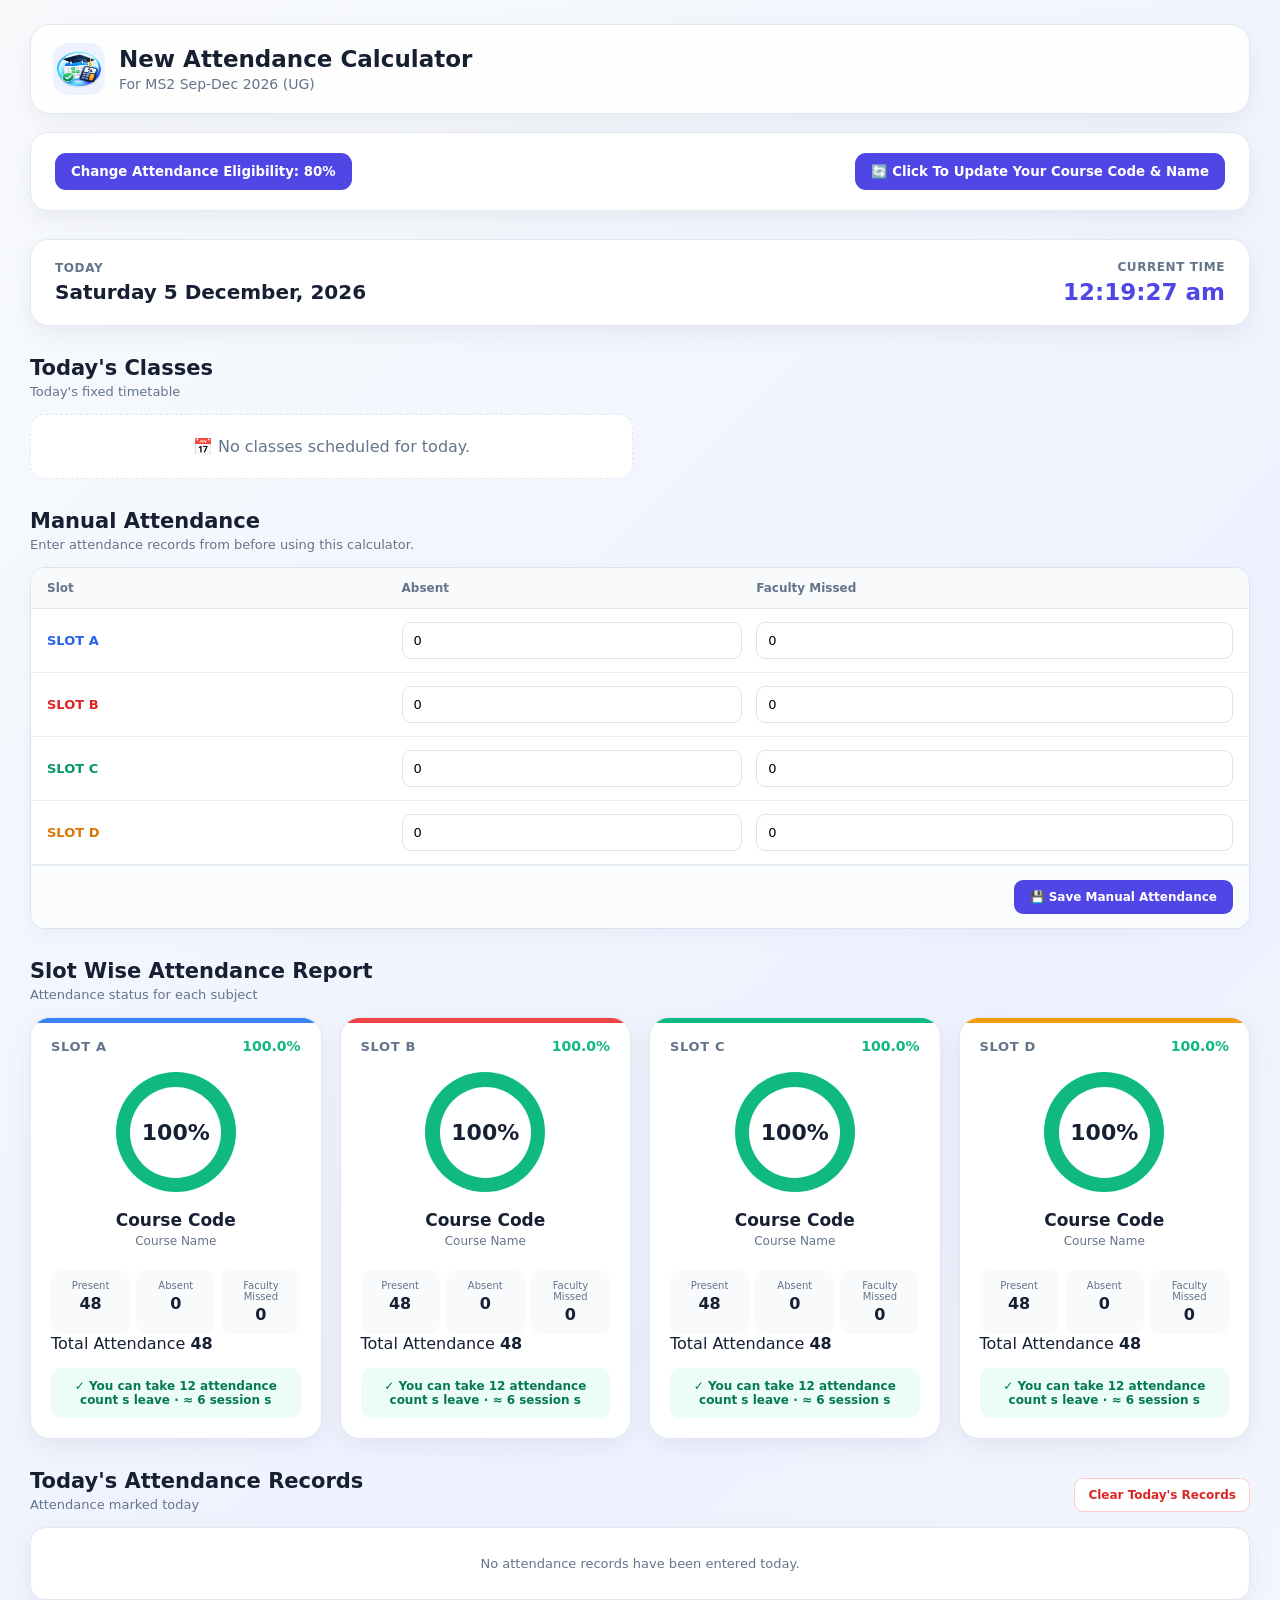
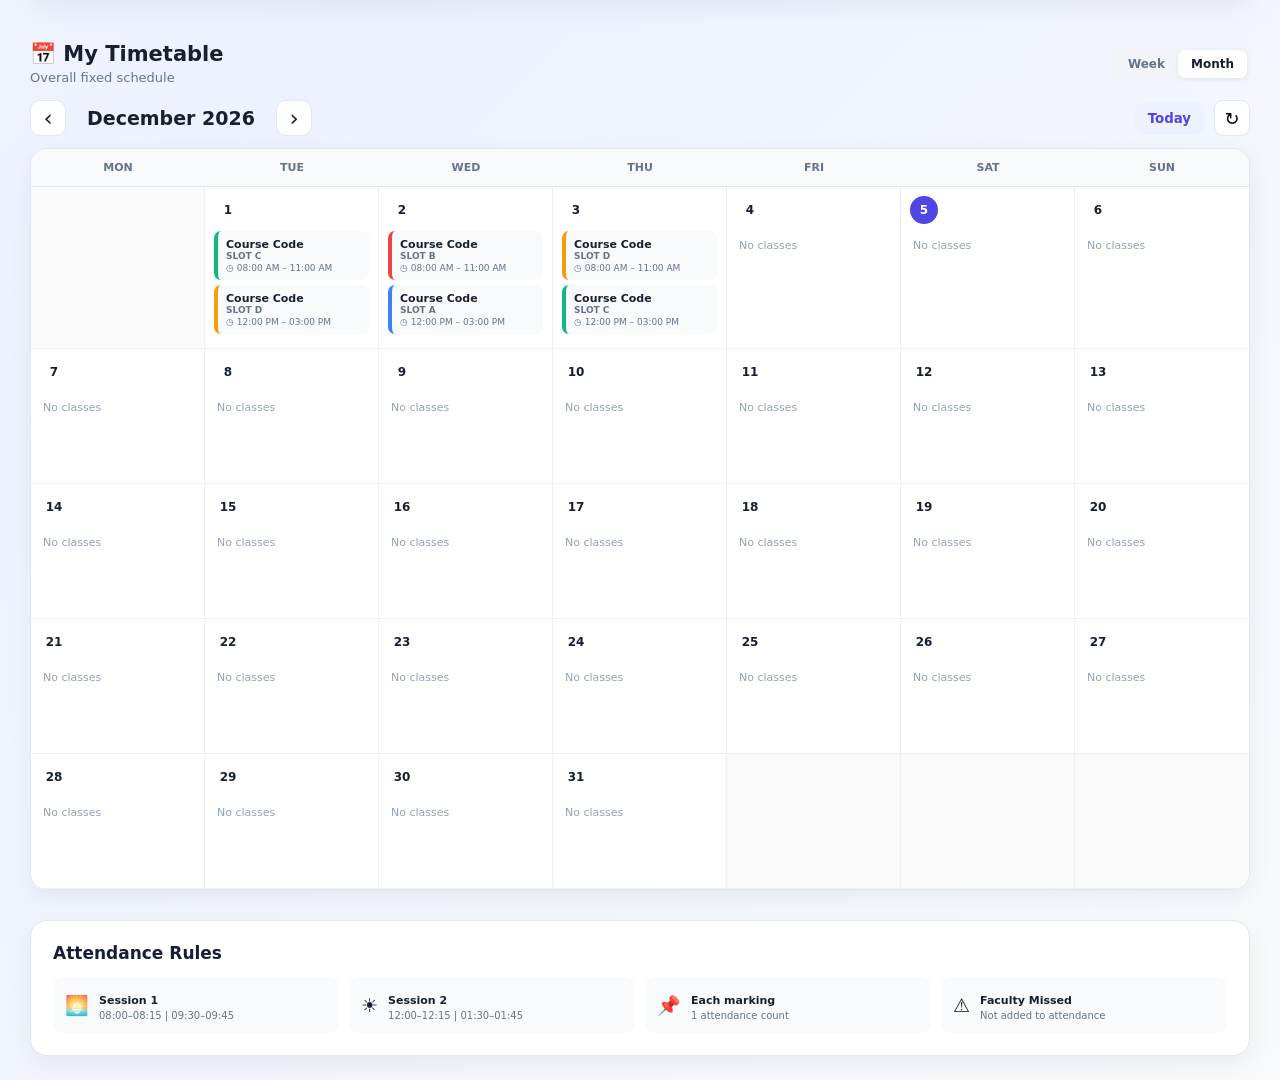
<file: index.html>
<!DOCTYPE html>
<html lang="en">
<head>
    <meta charset="UTF-8">
    <meta name="viewport" content="width=device-width, initial-scale=1.0">

    <title>New Attendance Calculator</title>

    <link rel="stylesheet" href="style.css">
</head>

<body>

<div class="app-container">

    <!-- HEADER -->
    <header class="top-header">

        <div class="brand-section">

            <div class="brand-icon">
                <img src="logo.png" alt="" width="50" height="40">
            </div>

            <div>
                <h1>New Attendance Calculator</h1>
                <p>For MS2 Sep-Dec 2026 (UG)</p>
            </div>

        </div>



        

    </header>
        <section class="current-time-card">
                  <div class="header-actions">

            <button
                class="settings-btn"
                onclick="openSettings()"
            >
                <span>Change Attendance Eligibility:</span>

                <strong id="headerEligibility">
                    80%
                </strong>
            </button>

        </div>
      <div>
            <button
                class="settings-btn"
                onclick="openSettings()"
            >
                🔄 Click To Update Your Course Code & Name
            </button>

            

        </div>
    </section>


    <!-- CURRENT DATE/TIME -->
    <section class="current-time-card">

        <div>

            <span class="small-label">
                Today
            </span>

            <h2 id="currentDate">
                Loading...
            </h2>

        </div>


        <div class="live-time">

            <span class="small-label">
                Current Time
            </span>

            <strong id="currentTime">
                --:--:--
            </strong>

        </div>
        

    </section>


    <!-- ACTIVE ATTENDANCE -->
    <section
        id="activeWindowSection"
        class="active-window-section hidden"
    >

        <div class="active-window-card">

            <div class="active-icon">
                📝
            </div>


            <div class="active-info">

                <span class="active-label">
                    Attendance Window Open
                </span>

                <h3 id="activeSubjectName">
                    Loading...
                </h3>

                <p id="activeWindowTime">
                    08:00 AM – 08:15 AM
                </p>

            </div>


            <button
                class="check-attendance-btn"
                onclick="openAttendanceModal()"
            >
                Check Attendance
            </button>

        </div>

    </section>

    <!-- TODAY'S CLASSES -->
    <section class="section">

        <div class="section-heading">

            <div>

                <h2>Today's Classes</h2>

                <p>
                    Today's fixed timetable
                </p>

            </div>

        </div>


        <div
            id="todaySchedule"
            class="today-schedule"
        >
        </div>

    </section>

<!-- MANUAL ATTENDANCE -->
    <section class="section">

        <div class="section-heading">

            <div>

                <h2>Manual Attendance</h2>

                <p>
                    Enter attendance records from before using this calculator.
                </p>

            </div>

        </div>


        <div class="manual-main-card">

            <div class="manual-main-header">

                <span>Slot</span>

                <span>Absent</span>

                <span>Faculty Missed</span>

            </div>


            <!-- SLOT A -->

            <div class="manual-main-row">

                <div class="manual-slot-name slot-a-text">
                    SLOT A
                </div>

                <input
                    type="number"
                    id="mainManualAbsentA"
                    min="0"
                    value="0"
                >

                <input
                    type="number"
                    id="mainManualFacultyA"
                    min="0"
                    value="0"
                >

            </div>


            <!-- SLOT B -->

            <div class="manual-main-row">

                <div class="manual-slot-name slot-b-text">
                    SLOT B
                </div>

                <input
                    type="number"
                    id="mainManualAbsentB"
                    min="0"
                    value="0"
                >

                <input
                    type="number"
                    id="mainManualFacultyB"
                    min="0"
                    value="0"
                >

            </div>


            <!-- SLOT C -->

            <div class="manual-main-row">

                <div class="manual-slot-name slot-c-text">
                    SLOT C
                </div>

                <input
                    type="number"
                    id="mainManualAbsentC"
                    min="0"
                    value="0"
                >

                <input
                    type="number"
                    id="mainManualFacultyC"
                    min="0"
                    value="0"
                >

            </div>


            <!-- SLOT D -->

            <div class="manual-main-row">

                <div class="manual-slot-name slot-d-text">
                    SLOT D
                </div>

                <input
                    type="number"
                    id="mainManualAbsentD"
                    min="0"
                    value="0"
                >

                <input
                    type="number"
                    id="mainManualFacultyD"
                    min="0"
                    value="0"
                >

            </div>


            <div class="manual-save-area">

                <button
                    class="save-manual-btn"
                    onclick="saveManualAttendance()"
                >
                    💾 Save Manual Attendance
                </button>

            </div>

        </div>

    </section>




    <!-- SLOT ATTENDANCE -->
    <section class="section">

        <div class="section-heading">

            <div>

                <h2>Slot Wise Attendance Report</h2>

                <p>
                    Attendance status for each subject
                </p>

            </div>

        </div>


        <div
            id="slotGrid"
            class="slot-grid"
        >
        </div>

    </section>


    


    <!-- TODAY RECORDS -->
    <section class="section">

        <div class="section-heading records-heading">

            <div>

                <h2>
                    Today's Attendance Records
                </h2>

                <p>
                    Attendance marked today
                </p>

            </div>


            <button
                class="danger-outline-btn"
                onclick="clearTodayRecords()"
            >
                Clear Today's Records
            </button>

        </div>


        <div
            id="todayRecords"
            class="records-container"
        >
        </div>

    </section>


    <!-- FIXED TIMETABLE -->
    <section class="section timetable-section">

        <div class="section-heading">

            <div>

                <h2>
                    📅 My Timetable
                </h2>

                <p>
                    Overall fixed schedule
                </p>

            </div>


            <div class="view-switch">

                <button
                    id="weekViewBtn"
                    onclick="setTimetableView('week')"
                >
                    Week
                </button>


                <button
                    id="monthViewBtn"
                    class="active"
                    onclick="setTimetableView('month')"
                >
                    Month
                </button>

            </div>

        </div>


        <div class="calendar-toolbar">

            <button
                onclick="changeMonth(-1)"
                class="calendar-arrow"
            >
                ‹
            </button>


            <h2 id="calendarTitle">
                October 2026
            </h2>


            <button
                onclick="changeMonth(1)"
                class="calendar-arrow"
            >
                ›
            </button>


            <button
                onclick="goToToday()"
                class="today-btn"
            >
                Today
            </button>


            <button
                onclick="refreshSchedule()"
                class="refresh-btn"
            >
                ↻
            </button>

        </div>


        <div
            id="calendarContainer"
            class="calendar-container"
        >
        </div>

    </section>


    <!-- RULES -->
    <section class="section rules-section">

        <h2>
            Attendance Rules
        </h2>


        <div class="rules-grid">

            <div class="rule-card">

                <span>🌅</span>

                <div>

                    <strong>
                        Session 1
                    </strong>

                    <p>
                        08:00–08:15 |
                        09:30–09:45
                    </p>

                </div>

            </div>


            <div class="rule-card">

                <span>☀️</span>

                <div>

                    <strong>
                        Session 2
                    </strong>

                    <p>
                        12:00–12:15 |
                        01:30–01:45
                    </p>

                </div>

            </div>


            <div class="rule-card">

                <span>📌</span>

                <div>

                    <strong>
                        Each marking
                    </strong>

                    <p>
                        1 attendance count
                    </p>

                </div>

            </div>


            <div class="rule-card">

                <span>⚠️</span>

                <div>

                    <strong>
                        Faculty Missed
                    </strong>

                    <p>
                        Not added to attendance
                    </p>

                </div>

            </div>

        </div>

    </section>

</div>


<!-- =====================================================
     ATTENDANCE MODAL
===================================================== -->

<div
    id="attendanceModal"
    class="modal hidden"
>

    <div class="modal-box">

        <button
            class="modal-close"
            onclick="closeAttendanceModal()"
        >
            ×
        </button>


        <div class="modal-icon">
            📝
        </div>


        <h2>
            Was your attendance marked?
        </h2>


        <p id="modalSubjectText">
            Attendance for this window
        </p>


        <div class="attendance-options">

            <button
                class="attendance-option present-option"
                onclick="submitAttendance('present')"
            >

                <span>✓</span>

                <div>

                    <strong>
                        Yes, Marked
                    </strong>

                    <small>
                        Attendance was recorded
                    </small>

                </div>

            </button>


            <button
                class="attendance-option absent-option"
                onclick="submitAttendance('absent')"
            >

                <span>×</span>

                <div>

                    <strong>
                        No, Not Marked
                    </strong>

                    <small>
                        Count this as absent
                    </small>

                </div>

            </button>


            <button
                class="attendance-option missed-option"
                onclick="submitAttendance('faculty_missed')"
            >

                <span>⚠</span>

                <div>

                    <strong>
                        Faculty Missed
                    </strong>

                    <small>
                        No attendance count added
                    </small>

                </div>

            </button>

        </div>

    </div>

</div>


<!-- =====================================================
     SETTINGS MODAL
===================================================== -->

<div
    id="settingsModal"
    class="modal hidden"
>

    <div class="modal-box settings-modal-box">

        <button
            class="modal-close"
            onclick="closeSettings()"
        >
            ×
        </button>


        <div class="modal-icon">
            ⚙️
        </div>


        <h2>
            Settings
        </h2>


        <p class="modal-description">
            Change eligibility and slot course information here.
        </p>


        <!-- ELIGIBILITY -->

        <div class="settings-section">

            <h3>
                Eligibility Percentage
            </h3>

            <label>
                Minimum required attendance
            </label>


            <div class="percentage-input">

                <input
                    type="number"
                    id="eligibilityInput"
                    min="1"
                    max="100"
                    step="0.1"
                >

                <span>%</span>

            </div>

        </div>


        <!-- COURSE INFORMATION -->

        <div class="settings-section">

            <h3>
                Slot Course Details
            </h3>

            <p class="settings-help">
                💡 Change the Course Code and Course Name for each slot here.
                These names will automatically appear throughout the dashboard
                and timetable.
            </p>


            <!-- A -->

            <div class="slot-setting-card">

                <div class="slot-setting-title slot-a-title">
                    SLOT A
                </div>


                <div class="setting-row">

                    <div>

                        <label>
                            Course Code
                        </label>

                        <input
                            type="text"
                            id="codeA"
                            placeholder="Ex : CSA02"
                        >

                    </div>


                    <div>

                        <label>
                            Course Name
                        </label>

                        <input
                            type="text"
                            id="nameA"
                            placeholder="Ex : C Programming"
                        >

                    </div>

                </div>

            </div>


            <!-- B -->

            <div class="slot-setting-card">

                <div class="slot-setting-title slot-b-title">
                    SLOT B
                </div>


                <div class="setting-row">

                    <div>

                        <label>
                            Course Code
                        </label>

                        <input
                            type="text"
                            id="codeB"
                            placeholder="Ex : CSA01"
                        >

                    </div>


                    <div>

                        <label>
                            Course Name
                        </label>

                        <input
                            type="text"
                            id="nameB"
                            placeholder="Ex : C Programming"
                        >

                    </div>

                </div>

            </div>


            <!-- C -->

            <div class="slot-setting-card">

                <div class="slot-setting-title slot-c-title">
                    SLOT C
                </div>


                <div class="setting-row">

                    <div>

                        <label>
                            Course Code
                        </label>

                        <input
                            type="text"
                            id="codeC"
                            placeholder="Ex : CSA01"
                        >

                    </div>


                    <div>

                        <label>
                            Course Name
                        </label>

                        <input
                            type="text"
                            id="nameC"
                            placeholder="Ex : C Programming"
                        >

                    </div>

                </div>

            </div>


            <!-- D -->

            <div class="slot-setting-card">

                <div class="slot-setting-title slot-d-title">
                    SLOT D
                </div>


                <div class="setting-row">

                    <div>

                        <label>
                            Course Code
                        </label>

                        <input
                            type="text"
                            id="codeD"
                            placeholder="Ex : CSA01"
                        >

                    </div>


                    <div>

                        <label>
                            Course Name
                        </label>

                        <input
                            type="text"
                            id="nameD"
                            placeholder="Ex : C Programming"
                        >

                    </div>

                </div>

            </div>

        </div>


        <!-- ATTENDANCE WINDOWS -->

        <div class="settings-section">

            <h3>
                Attendance Windows
            </h3>


            <div class="window-list">

                <div>

                    <strong>
                        Session 1
                    </strong>

                    <span>
                        08:00–08:15
                    </span>

                    <span>
                        09:30–09:45
                    </span>

                </div>


                <div>

                    <strong>
                        Session 2
                    </strong>

                    <span>
                        12:00–12:15
                    </span>

                    <span>
                        13:30–13:45
                    </span>

                </div>

            </div>

        </div>


        <div class="settings-actions">

            <button
                class="secondary-btn"
                onclick="resetSettings()"
            >
                Reset
            </button>


            <button
                class="primary-btn"
                onclick="saveSettings()"
            >
                Save Settings
            </button>

        </div>

    </div>

</div>


<script src="app.js"></script>

</body>
</html>
</file>
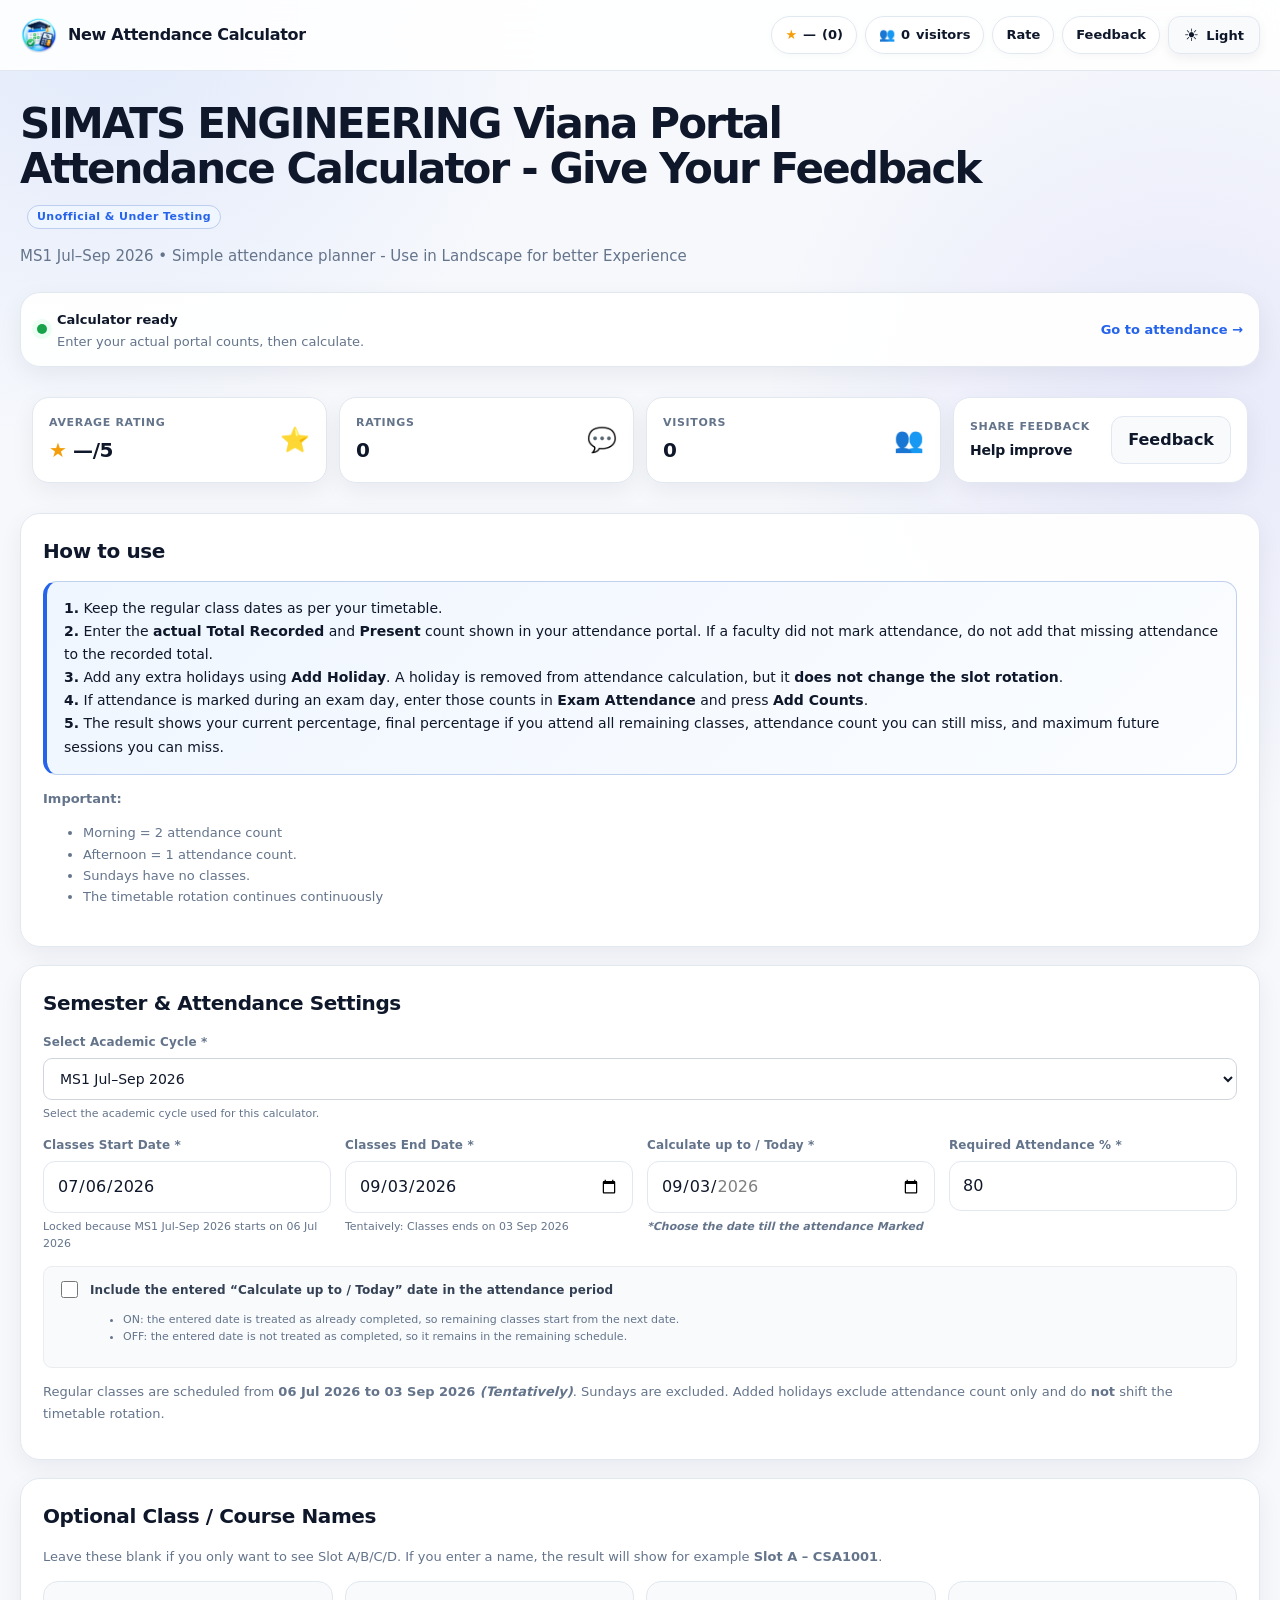
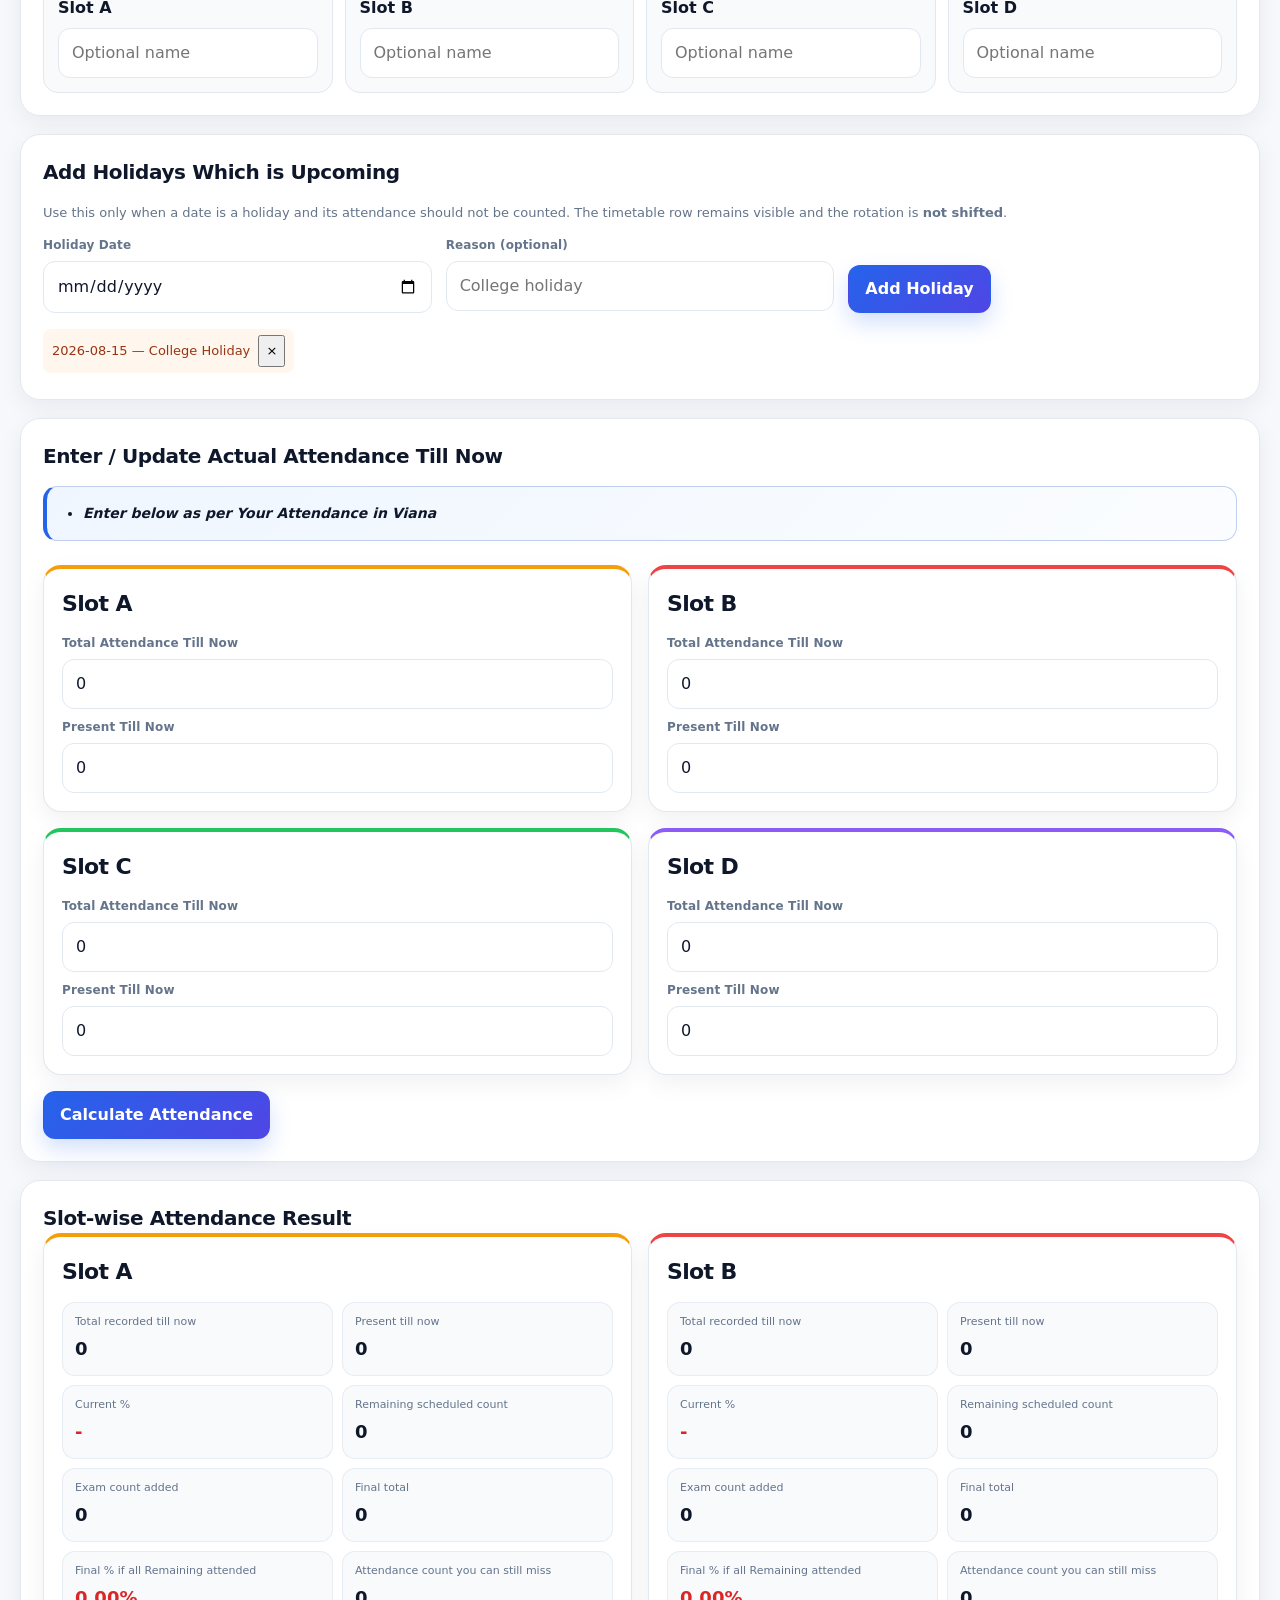
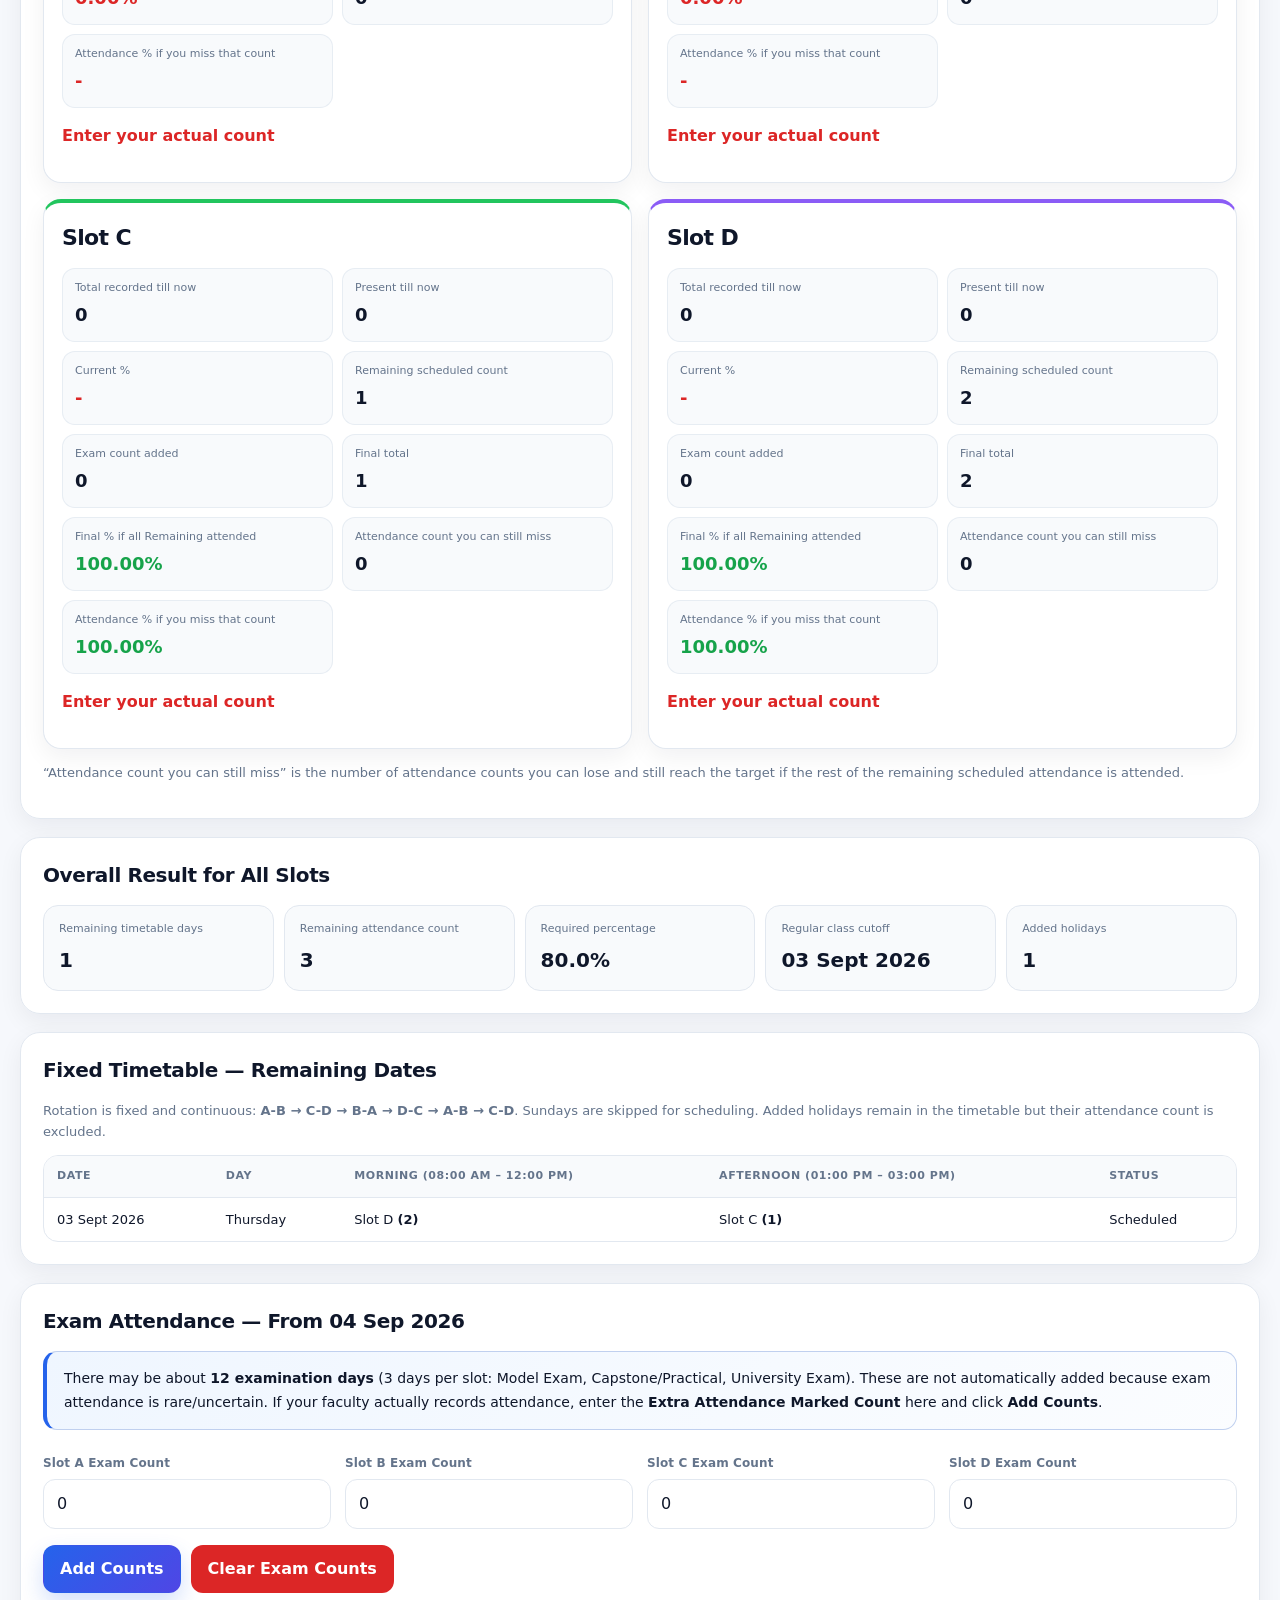
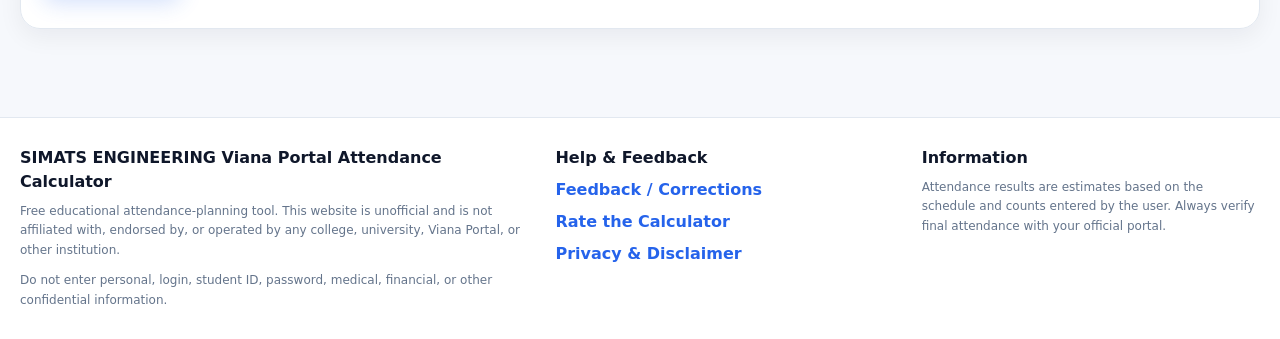
<file: index-live.html>
<!DOCTYPE html>
<html lang="en">
<head>
<meta charset="UTF-8">
<meta name="viewport" content="width=device-width,initial-scale=1">

<meta name="description" content="Free online attendance calculator for students. Plan attendance for multiple slots, holidays, remaining classes, required percentage, and possible absences.">
<meta name="keywords" content="attendance calculator, college attendance calculator, attendance percentage calculator, slot attendance, student attendance planner, SIMATS Viana attendance calculator">
<meta name="robots" content="index, follow">
<meta name="theme-color" content="#0f172a">
<meta property="og:type" content="website">
<meta property="og:title" content="SIMATS ENGINEERING Viana Portal Attendance Calculator">
<meta property="og:description" content="A free educational attendance planning calculator for slot-based college timetables.">
<meta property="og:image" content="">
<meta name="twitter:card" content="summary">
<meta name="twitter:title" content="SIMATS ENGINEERING Viana Portal Attendance Calculator">
<meta name="twitter:description" content="Free educational attendance planning calculator.">
<script type="application/ld+json">
{"@context":"https://schema.org","@type":"WebApplication","name":"SIMATS ENGINEERING Viana Portal Attendance Calculator","applicationCategory":"EducationalApplication","operatingSystem":"Web","description":"Free educational attendance planning calculator for slot-based college timetables.","offers":{"@type":"Offer","price":"0","priceCurrency":"INR"}}
</script>

<title>SIMATS ENGINEERING Viana Portal Attendance Calculator | Free Attendance Planner</title>
<style>
:root{
  --bg:#f6f8fc;
  --surface:#ffffff;
  --surface-2:#f8fafc;
  --text:#0f172a;
  --muted:#64748b;
  --line:#e2e8f0;
  --primary:#2563eb;
  --primary-2:#4f46e5;
  --primary-soft:#eff6ff;
  --success:#16a34a;
  --success-soft:#ecfdf3;
  --danger:#dc2626;
  --danger-soft:#fef2f2;
  --warning:#d97706;
  --warning-soft:#fffbeb;
  --shadow:0 18px 50px rgba(15,23,42,.08);
  --shadow-sm:0 8px 24px rgba(15,23,42,.06);
  --radius:20px;
}
html[data-theme="dark"]{
  --bg:#07111f;
  --surface:#0d1a2b;
  --surface-2:#111f32;
  --text:#e6edf7;
  --muted:#9aabc0;
  --line:#203149;
  --primary:#60a5fa;
  --primary-2:#818cf8;
  --primary-soft:#10243e;
  --success:#4ade80;
  --success-soft:#0d2b1c;
  --danger:#fb7185;
  --danger-soft:#32151d;
  --warning:#fbbf24;
  --warning-soft:#302510;
  --shadow:0 22px 55px rgba(0,0,0,.28);
  --shadow-sm:0 10px 30px rgba(0,0,0,.2);
}
*{box-sizing:border-box}
html{scroll-behavior:smooth}
body{
  margin:0;
  min-height:100vh;
  background:
    radial-gradient(circle at 8% 0%,rgba(37,99,235,.10),transparent 28rem),
    radial-gradient(circle at 92% 8%,rgba(79,70,229,.09),transparent 26rem),
    var(--bg);
  color:var(--text);
  font-family:Inter,ui-sans-serif,system-ui,-apple-system,BlinkMacSystemFont,"Segoe UI",sans-serif;
  line-height:1.5;
  transition:background .25s,color .25s;
}
button,input,select,textarea{font:inherit}
button{cursor:pointer}
.site-header{
  position:sticky;
  top:0;
  z-index:50;
  backdrop-filter:blur(18px);
  background:color-mix(in srgb,var(--surface) 88%,transparent);
  border-bottom:1px solid var(--line);
}
.header-inner{
  max-width:1280px;
  margin:auto;
  min-height:70px;
  padding:12px 20px;
  display:flex;
  align-items:center;
  justify-content:space-between;
  gap:18px;
}
.brand-mini{
  display:flex;
  align-items:center;
  gap:10px;
  font-weight:900;
  letter-spacing:-.02em;
}

.brand-logo{
  width:38px;
  height:38px;
  display:block;
  flex:0 0 38px;
  object-fit:contain;
  border-radius:10px;
}
.brand-mini{
  min-width:0;
}
.brand-mini-text{
  white-space:nowrap;
  overflow:hidden;
  text-overflow:ellipsis;
}


.top-stats{display:flex;align-items:center;gap:8px;flex-wrap:wrap;justify-content:flex-end}
.stat-chip,.theme-btn{
  border:1px solid var(--line);
  background:var(--surface);
  color:var(--text);
  border-radius:999px;
  min-height:38px;
  padding:8px 13px;
  font-size:13px;
  font-weight:750;
  box-shadow:0 2px 8px rgba(15,23,42,.03);
}
.stat-chip{display:inline-flex;align-items:center;gap:6px}
.stat-chip:hover,.theme-btn:hover{border-color:color-mix(in srgb,var(--primary) 45%,var(--line));transform:translateY(-1px)}
.star{color:#f59e0b}
.theme-btn{min-width:92px}
.theme-btn .moon{display:none}
html[data-theme="dark"] .theme-btn .sun{display:none}
html[data-theme="dark"] .theme-btn .moon{display:inline}
.wrap{max-width:1280px;margin:auto;padding:30px 20px 70px}
.brand{margin:0 0 6px}
.brand h1{
  margin:0;
  max-width:1000px;
  font-size:clamp(27px,4vw,42px);
  line-height:1.08;
  letter-spacing:-.045em;
}
.badge{
  display:inline-flex;
  vertical-align:middle;
  align-items:center;
  padding:5px 9px;
  margin-left:7px;
  border-radius:999px;
  background:var(--primary-soft);
  color:var(--primary);
  border:1px solid color-mix(in srgb,var(--primary) 20%,var(--line));
  font-size:11px;
  letter-spacing:.04em;
}
.sub{color:var(--muted);font-size:15px;margin:8px 0 24px}
.card{
  background:color-mix(in srgb,var(--surface) 96%,transparent);
  border:1px solid var(--line);
  border-radius:var(--radius);
  padding:22px;
  margin:18px 0;
  box-shadow:var(--shadow-sm);
}
.card h2{font-size:20px;letter-spacing:-.02em;margin:0 0 15px}
.community-card{
  display:grid;
  grid-template-columns:repeat(4,1fr);
  gap:12px;
  padding:12px;
  background:transparent;
  border:0;
  box-shadow:none;
}
.community-item{
  min-height:86px;
  display:flex;
  align-items:center;
  justify-content:space-between;
  gap:12px;
  padding:16px;
  border:1px solid var(--line);
  background:var(--surface);
  border-radius:17px;
  box-shadow:var(--shadow-sm);
}
.community-item small{display:block;color:var(--muted);font-size:11px;font-weight:700;text-transform:uppercase;letter-spacing:.06em}
.community-item b{display:block;margin-top:4px;font-size:20px;letter-spacing:-.02em}
.community-item>span{font-size:24px}
.help{
  background:linear-gradient(135deg,var(--primary-soft),color-mix(in srgb,var(--surface) 75%,var(--primary-soft)));
  border:1px solid color-mix(in srgb,var(--primary) 18%,var(--line));
  border-left:4px solid var(--primary);
  padding:15px 17px;
  border-radius:14px;
  color:var(--text);
  line-height:1.65;
  font-size:14px;
}
.help ul{margin:0;padding-left:19px}
.note{color:var(--muted);font-size:13px;line-height:1.65}
.note ul{padding-left:20px}
.grid4{display:grid;grid-template-columns:repeat(4,1fr);gap:14px}
.grid3{display:grid;grid-template-columns:repeat(3,1fr);gap:14px}
label{
  display:block;
  font-size:12px;
  font-weight:800;
  color:var(--muted);
  margin:0 0 7px;
  letter-spacing:.01em;
}
input,select,textarea{
  width:100%;
  border:1px solid var(--line);
  background:var(--surface);
  color:var(--text);
  border-radius:12px;
  padding:12px 13px;
  outline:none;
  transition:border .18s,box-shadow .18s,background .18s;
}
input:focus,select:focus,textarea:focus{
  border-color:var(--primary);
  box-shadow:0 0 0 4px color-mix(in srgb,var(--primary) 14%,transparent);
}
input:disabled{background:var(--surface-2);color:var(--muted)}
.small{font-size:11px;color:var(--muted);margin-top:6px}
.subjects{display:grid;grid-template-columns:repeat(4,1fr);gap:12px}
.subject{
  padding:14px;
  border:1px solid var(--line);
  border-radius:15px;
  background:var(--surface-2);
}
.subject b{display:block;margin-bottom:8px}
.results{display:grid;grid-template-columns:repeat(2,1fr);gap:16px}
.slot{
  position:relative;
  overflow:hidden;
  border:1px solid var(--line);
  border-top:4px solid var(--primary);
  border-radius:18px;
  padding:18px;
  background:var(--surface);
  box-shadow:var(--shadow-sm);
}
.slot.a{border-top-color:#f59e0b}.slot.b{border-top-color:#ef4444}.slot.c{border-top-color:#22c55e}.slot.d{border-top-color:#8b5cf6}
.slot h3{margin:0 0 14px;font-size:22px;letter-spacing:-.03em}
.stats{
  display:grid;
  grid-template-columns:repeat(2,1fr);
  gap:9px;
}
.stat{
  min-height:74px;
  padding:12px;
  background:var(--surface-2);
  border:1px solid color-mix(in srgb,var(--line) 75%,transparent);
  border-radius:13px;
}
.stat small{display:block;color:var(--muted);font-size:11px;line-height:1.25}
.stat b{display:block;margin-top:7px;font-size:18px}
.good{color:var(--success)!important}
.bad{color:var(--danger)!important}
.actions{display:flex;align-items:center;gap:10px;flex-wrap:wrap;margin-top:16px}
button.primary,button.secondary,button.danger,button.quick{
  border-radius:12px;
  border:1px solid transparent;
  padding:11px 16px;
  font-weight:800;
  transition:transform .15s,box-shadow .15s,background .15s;
}
button.primary{
  color:#fff;
  background:linear-gradient(135deg,var(--primary),var(--primary-2));
  box-shadow:0 10px 22px rgba(37,99,235,.20);
}
button.secondary,button.quick{
  background:var(--surface-2);
  color:var(--text);
  border-color:var(--line);
}
button.danger{color:#fff;background:var(--danger)}
button:hover{transform:translateY(-1px)}
button:active{transform:translateY(0)}
.summary{display:grid;grid-template-columns:repeat(5,1fr);gap:10px}
.metric{
  padding:15px;
  border:1px solid var(--line);
  border-radius:15px;
  background:var(--surface-2);
}
.metric small{display:block;color:var(--muted);font-size:11px}
.metric strong{display:block;margin-top:7px;font-size:20px}
.table-wrap{
  overflow:auto;
  border:1px solid var(--line);
  border-radius:15px;
  background:var(--surface);
}
table{width:100%;border-collapse:collapse;min-width:820px}
th,td{padding:12px 13px;border-bottom:1px solid var(--line);text-align:left;font-size:13px}
th{
  background:var(--surface-2);
  color:var(--muted);
  font-size:11px;
  text-transform:uppercase;
  letter-spacing:.05em;
  position:sticky;top:0;z-index:1;
}
tr:last-child td{border-bottom:0}
tr:hover td{background:color-mix(in srgb,var(--primary-soft) 35%,var(--surface))}
.tag{display:inline-flex;padding:5px 8px;border-radius:999px;font-size:11px;font-weight:800}
.tag.sunday{color:var(--muted);background:var(--surface-2)}
.tag.holiday{color:var(--warning);background:var(--warning-soft)}
.form-status{min-height:22px;color:var(--muted);font-size:13px;margin:10px 0 0}
.modal-backdrop{
  position:fixed;inset:0;z-index:100;
  display:none;align-items:center;justify-content:center;
  padding:18px;
  background:rgba(2,6,23,.65);
  backdrop-filter:blur(8px);
}
.modal-backdrop.open{display:flex}
.modal{
  width:min(560px,100%);
  max-height:min(760px,calc(100vh - 36px));
  overflow:auto;
  background:var(--surface);
  color:var(--text);
  border:1px solid var(--line);
  border-radius:22px;
  padding:22px;
  box-shadow:0 30px 90px rgba(0,0,0,.3);
  animation:modalIn .18s ease-out;
}
@keyframes modalIn{from{opacity:0;transform:translateY(10px) scale(.98)}to{opacity:1;transform:none}}
.modal-head{display:flex;align-items:center;justify-content:space-between;gap:15px}
.modal-head h2{margin:0}
.close{
  width:40px;height:40px;border-radius:12px;
  border:1px solid var(--line);background:var(--surface-2);color:var(--text)
}
.rating-row{display:flex;justify-content:center;gap:7px;margin:22px 0}
.rating-btn{
  width:50px;height:50px;border-radius:14px;
  border:1px solid var(--line);background:var(--surface-2);
  color:#cbd5e1;font-size:25px;
}
.rating-btn.selected{color:#f59e0b;background:#fff7ed;border-color:#fbbf24}
.feedback-form{display:grid;gap:12px}
.feedback-form textarea{min-height:150px;resize:vertical}
.site-footer{
  border-top:1px solid var(--line);
  background:var(--surface);
}
.footer-inner{
  max-width:1280px;margin:auto;padding:28px 20px;
  display:grid;grid-template-columns:1.5fr 1fr 1fr;gap:28px;
}
.footer-title{font-weight:850;margin-bottom:8px}
.footer-note,.legal{color:var(--muted);font-size:12px;line-height:1.65}
.legal{margin-top:10px}
.footer-links{display:grid;gap:8px}
.footer-links button{
  width:max-content;
  border:0;background:none;color:var(--primary);
  padding:0;font-weight:700;text-align:left;
}
.hidden{display:none!important}
@media(max-width:1000px){
  .grid4,.subjects{grid-template-columns:repeat(2,1fr)}
  .summary{grid-template-columns:repeat(3,1fr)}
  .community-card{grid-template-columns:repeat(2,1fr)}
  .footer-inner{grid-template-columns:1fr 1fr}
}
@media(max-width:720px){
  .header-inner{padding:10px 14px;align-items:flex-start}
  .brand-mini{font-size:13px}
  .top-stats{gap:5px}
  .top-stats .stat-chip{font-size:11px;padding:7px 9px;min-height:34px}
  .top-stats .theme-btn{min-width:40px;padding:7px 9px}
  .theme-btn .sun,.theme-btn .moon{font-size:0}
  .theme-btn .sun::first-letter,.theme-btn .moon::first-letter{font-size:16px}
  .wrap{padding:22px 13px 50px}
  .brand h1{font-size:28px}
  .community-card,.grid4,.grid3,.subjects,.results,.summary{grid-template-columns:1fr}
  .card{padding:16px;border-radius:17px}
  .stats{grid-template-columns:1fr 1fr}
  .community-item{min-height:72px;padding:12px}
  .community-item b{font-size:17px}
  .footer-inner{grid-template-columns:1fr;padding:24px 15px}
  table{min-width:760px}
}
@media(max-width:430px){
  .stats{grid-template-columns:1fr}
  .slot h3{font-size:20px}
  .actions button{width:100%}
  .modal{padding:17px;border-radius:18px}
}

/* Refined header/logo/theme controls */
.theme-btn{
  min-height:38px;
  min-width:92px;
  display:inline-flex;
  align-items:center;
  justify-content:center;
  gap:7px;
  padding:8px 12px;
  border:1px solid var(--line);
  border-radius:12px;
  background:var(--surface-2);
  color:var(--text);
  font-weight:800;
  line-height:1;
  box-shadow:0 4px 12px rgba(15,23,42,.06);
}
.theme-btn:hover{transform:translateY(-1px);border-color:var(--primary);color:var(--primary)}
.theme-btn .theme-icon{font-size:17px;line-height:1}
.theme-btn .moon{display:none}
html[data-theme="dark"] .theme-btn .sun{display:none}
html[data-theme="dark"] .theme-btn .moon{display:inline}
html[data-theme="dark"] .theme-btn{background:#172033;color:#f8fafc;border-color:#334155}
@media(max-width:720px){
  .site-header{position:sticky}
  .header-inner{
    min-height:auto;
    padding:9px 12px;
    gap:9px;
    align-items:center;
  }
  .brand-mini{flex:1;min-width:0;gap:8px}
  .brand-logo{width:34px;height:34px;flex-basis:34px;border-radius:9px}
  .brand-mini-text{font-size:12px}
  .top-stats{
    flex:0 0 auto;
    width:auto;
    max-width:100%;
    gap:5px;
    overflow:visible;
  }
  .top-stats .stat-chip{
    min-height:34px;
    padding:7px 8px;
    font-size:10px;
    border-radius:10px;
  }
  .top-stats .theme-btn{
    min-width:38px;
    width:38px;
    height:36px;
    padding:7px;
    border-radius:10px;
  }
  .theme-btn .theme-label{display:none}
  .theme-btn .theme-icon{font-size:18px}
}
@media(max-width:430px){
  .header-inner{padding:8px 10px}
  .brand-mini-text{font-size:11px}
  .brand-logo{width:32px;height:32px;flex-basis:32px}
  .top-stats .stat-chip{
    font-size:0;
    min-width:34px;
    width:34px;
    justify-content:center;
    padding:7px;
  }
  .top-stats .stat-chip .star,
  .top-stats .stat-chip span:first-child{font-size:15px}
  .top-stats .theme-btn{width:36px;min-width:36px}
}


.form-status.success{
  color:var(--success);
  font-weight:800;
}
.form-status.error{
  color:var(--danger);
  font-weight:700;
}
.feedback-form .primary:disabled{
  opacity:.7;
  cursor:wait;
  transform:none;
}

</style>
<!-- Public counters use CounterAPI; feedback is local until a public form endpoint is configured. -->
</head>
<body>
<header class="site-header">
<div class="header-inner">
  <div class="brand-mini">
    <img class="brand-logo" src="logo.png" alt="Attendance Calculator logo"
       onerror="this.style.display='none'">
    <span class="brand-mini-text">New Attendance Calculator</span>
  </div>
  <div class="top-stats">
    <span class="stat-chip"><span class="star">★</span><span id="topRating">—</span> <span id="ratingCount">(0)</span></span>
    <span class="stat-chip">👥 <span id="visitorCount">0</span> visitors</span>
    <button class="stat-chip" onclick="openModal('ratingModal')">Rate</button>
    <button class="stat-chip" onclick="openModal('feedbackModal')">Feedback</button>
    <button class="theme-btn" id="themeToggle" onclick="toggleTheme()" title="Change theme" aria-label="Change theme">
      <span class="theme-icon sun" aria-hidden="true">☀</span>
      <span class="theme-icon moon" aria-hidden="true">☾</span>
      <span class="theme-label"><span class="sun">Light</span><span class="moon">Dark</span></span>
    </button>
  </div>
</div>
</header>
<div class="wrap">
<div class="brand"><h1>SIMATS ENGINEERING Viana Portal Attendance Calculator - Give Your Feedback<span class="badge">Unofficial & Under Testing</span></h1></div>
<div class="sub">MS1 Jul–Sep 2026 • Simple attendance planner - Use in Landscape for better Experience</div>
<div class="card" style="display:flex;align-items:center;justify-content:space-between;gap:14px;flex-wrap:wrap;padding:14px 16px;margin-top:0">
  <div style="display:flex;align-items:center;gap:10px">
    <span style="width:10px;height:10px;border-radius:50%;background:var(--success);box-shadow:0 0 0 5px var(--success-soft)"></span>
    <div><b style="font-size:13px">Calculator ready</b><div class="note" style="margin:0">Enter your actual portal counts, then calculate.</div></div>
  </div>
  <a href="#attendanceInputCard" style="text-decoration:none;color:var(--primary);font-weight:800;font-size:13px">Go to attendance →</a>
</div>
<div class="card community-card" aria-label="Community statistics">
<div class="community-item"><div><small>Average Rating</small><b><span class="star">★</span> <span id="communityRating">—</span>/5</b></div><span>⭐</span></div>
<div class="community-item"><div><small>Ratings</small><b id="communityRatingCount">0</b></div><span>💬</span></div>
<div class="community-item"><div><small>Visitors</small><b id="communityVisitorCount">0</b></div><span>👥</span></div>
<div class="community-item"><div><small>Share feedback</small><b style="font-size:14px">Help improve</b></div><button class="quick" onclick="openModal('feedbackModal')">Feedback</button></div>
</div>

<div class="card">
<h2>How to use</h2>
<div class="help">
<b>1.</b> Keep the regular class dates as per your timetable.<br>
<b>2.</b> Enter the <b>actual Total Recorded</b> and <b>Present</b> count shown in your attendance portal. If a faculty did not mark attendance, do not add that missing attendance to the recorded total.<br>
<b>3.</b> Add any extra holidays using <b>Add Holiday</b>. A holiday is removed from attendance calculation, but it <b>does not change the slot rotation</b>.<br>
<b>4.</b> If attendance is marked during an exam day, enter those counts in <b>Exam Attendance</b> and press <b>Add Counts</b>.<br>
<b>5.</b> The result shows your current percentage, final percentage if you attend all remaining classes, attendance count you can still miss, and maximum future sessions you can miss.
</div>
<p class="note"><b>Important:</b> <ul class="note">
  <li>Morning = 2 attendance count</li> 
  <li>Afternoon = 1 attendance count.</li>
  <li>Sundays have no classes.</li>
  <li>The timetable rotation continues continuously</li> 
  </ul> </p>
</div>

<div class="card">
<h2>Semester & Attendance Settings</h2>
<div style="margin-bottom:14px">
<label>Select Academic Cycle <span aria-hidden="true">*</span></label>
<select id="academicCycle" style="width:100%;padding:11px 12px;border:1px solid #d0d5dd;border-radius:9px;font-size:14px;background:#fff">
<option value="ms1-jul-sep-2026">MS1 Jul–Sep 2026</option>
</select>
<div class="small">Select the academic cycle used for this calculator.</div>
</div>
<div class="grid4">
<div>
<label>Classes Start Date <span aria-hidden="true">*</span></label>
<input id="start" type="date" value="2026-07-06" readonly>
<div class="small">Locked because MS1 Jul-Sep 2026 starts on 06 Jul 2026</div>
</div>
<div>
<label>Classes End Date <span aria-hidden="true">*</span></label>
<input id="end" type="date" value="2026-09-03" min="2026-07-06">
<div class="small">Tentaively: Classes ends on 03 Sep 2026</div>
</div>
<div>
<label>Calculate up to / Today <span aria-hidden="true">*</span></label>
<input id="asof" type="date" value="2026-08-12" min="2026-08-12" max="2026-09-03">
<div class="small"><b><i>*Choose the date till the attendance Marked</i></b></div>
</div>
<div>
<label>Required Attendance % <span aria-hidden="true">*</span></label>
<input id="target" type="number" value="80" min="0" max="100" step="0.1">
</div>
</div>
<div style="margin-top:14px;padding:11px 13px;background:#f8fafc;border:1px solid #eaecf0;border-radius:9px">
<label style="display:flex;align-items:center;gap:9px;margin:0;color:#344054">
<input id="includeToday" type="checkbox" style="width:17px;height:17px">
Include the entered “Calculate up to / Today” date in the attendance period
</label>
<div class="small" style="margin-left:26px">
<ul>
<li>ON: the entered date is treated as already completed, so remaining classes start from the next date.</li>
<li>OFF: the entered date is not treated as completed, so it remains in the remaining schedule.</li>
</ul>
</div>
</div>
<p class="note">Regular classes are scheduled from <b>06 Jul 2026 to 03 Sep 2026 <i>(Tentatively)</i></b>. Sundays are excluded. Added holidays exclude attendance count only and do <b>not</b> shift the timetable rotation.</p>
</div>

<div class="card">
<h2>Optional Class / Course Names</h2>
<p class="note">Leave these blank if you only want to see Slot A/B/C/D. If you enter a name, the result will show for example <b>Slot A – CSA1001</b>.</p>
<div class="subjects">
<div class="subject"><b>Slot A</b><input id="nameA" placeholder="Optional name"></div>
<div class="subject"><b>Slot B</b><input id="nameB" placeholder="Optional name"></div>
<div class="subject"><b>Slot C</b><input id="nameC" placeholder="Optional name"></div>
<div class="subject"><b>Slot D</b><input id="nameD" placeholder="Optional name"></div>
</div>
</div>

<div class="card">
<h2>Add Holidays Which is Upcoming</h2>
<p class="note">Use this only when a date is a holiday and its attendance should not be counted. The timetable row remains visible and the rotation is <b>not shifted</b>.</p>
<div class="grid3">
<div><label>Holiday Date</label><input id="holidayDate" type="date"></div>
<div><label>Reason (optional)</label><input id="holidayReason" placeholder="College holiday"></div>
<div style="align-self:end"><button class="primary" onclick="addHoliday()">Add Holiday</button></div>
</div>
<div id="holidayList" class="note" style="margin-top:12px"></div>
</div>

<div class="card" id="attendanceInputCard">
<h2>Enter / Update Actual Attendance Till Now</h2>
<div class="help"> 
  <ul><li><b><i>Enter below as per Your Attendance in Viana</i></b></li></ul></div><br>
<div class="results">
<div class="slot a"><h3>Slot A</h3><label>Total Attendance Till Now</label><input class="total" data-slot="A" type="number" min="0" value="0"><label style="margin-top:9px">Present Till Now</label><input class="present" data-slot="A" type="number" min="0" value="0"></div>
<div class="slot b"><h3>Slot B</h3><label>Total Attendance Till Now</label><input class="total" data-slot="B" type="number" min="0" value="0"><label style="margin-top:9px">Present Till Now</label><input class="present" data-slot="B" type="number" min="0" value="0"></div>
<div class="slot c"><h3>Slot C</h3><label>Total Attendance Till Now</label><input class="total" data-slot="C" type="number" min="0" value="0"><label style="margin-top:9px">Present Till Now</label><input class="present" data-slot="C" type="number" min="0" value="0"></div>
<div class="slot d"><h3>Slot D</h3><label>Total Attendance Till Now</label><input class="total" data-slot="D" type="number" min="0" value="0"><label style="margin-top:9px">Present Till Now</label><input class="present" data-slot="D" type="number" min="0" value="0"></div>
</div>
<div class="actions">
<button class="primary" onclick="calculate()">Calculate Attendance</button>
</div>
</div>


<div class="card"><div style="display:flex;align-items:center;justify-content:space-between;gap:12px;flex-wrap:wrap"><h2 style="margin:0">Slot-wise Attendance Result</h2></div><div id="slotResults" class="results"></div>
<p class="note">“Attendance count you can still miss” is the number of attendance counts you can lose and still reach the target if the rest of the remaining scheduled attendance is attended.</p></div>

<div id="results">
<div class="card"><h2>Overall Result for All Slots</h2><div class="summary">
<div class="metric"><small>Remaining timetable days</small><strong id="days">-</strong></div>
<div class="metric"><small>Remaining attendance count</small><strong id="remain">-</strong></div>
<div class="metric"><small>Required percentage</small><strong id="targetShow">-</strong></div>
<div class="metric"><small>Regular class cutoff</small><strong id="cutoff">-</strong></div>
<div class="metric"><small>Added holidays</small><strong id="holidayCount">-</strong></div>
</div></div>

<div class="card"><h2>Fixed Timetable — Remaining Dates</h2>
<p class="note">Rotation is fixed and continuous: <b>A-B → C-D → B-A → D-C → A-B → C-D</b>. Sundays are skipped for scheduling. Added holidays remain in the timetable but their attendance count is excluded.</p>
<div class="table-wrap"><table><thead><tr><th>Date</th><th>Day</th><th>Morning (08:00 AM – 12:00 PM)</th><th>Afternoon (01:00 PM – 03:00 PM)</th><th>Status</th></tr></thead><tbody id="schedule"></tbody></table></div></div>

<div class="card">
<h2>Exam Attendance — From 04 Sep 2026</h2>
<div class="help">There may be about <b>12 examination days</b> (3 days per slot: Model Exam, Capstone/Practical, University Exam). These are not automatically added because exam attendance is rare/uncertain. If your faculty actually records attendance, enter the <b>Extra Attendance Marked Count</b> here and click <b>Add Counts</b>.</div><br>
<div class="grid4">
<div><label>Slot A Exam Count</label><input id="examA" type="number" min="0" value="0"></div>
<div><label>Slot B Exam Count</label><input id="examB" type="number" min="0" value="0"></div>
<div><label>Slot C Exam Count</label><input id="examC" type="number" min="0" value="0"></div>
<div><label>Slot D Exam Count</label><input id="examD" type="number" min="0" value="0"></div>
</div>
<div class="actions"><button class="primary" onclick="addExamCounts()">Add Counts</button><button class="danger" onclick="clearExamCounts()">Clear Exam Counts</button></div>
<p id="examStatus" class="note"></p>
</div>
</div>
</div>



<div id="ratingModal" class="modal-backdrop" onclick="if(event.target===this)closeModal('ratingModal')">
<div class="modal">
<div class="modal-head"><h2>Rate this calculator</h2><button class="close" onclick="closeModal('ratingModal')">✕</button></div>
<p class="note">Your rating helps improve this educational tool. No name, email, phone number or college details are required.</p>
<div class="rating-row">
<button class="rating-btn" data-rating="1" onclick="chooseRating(1)">★</button>
<button class="rating-btn" data-rating="2" onclick="chooseRating(2)">★</button>
<button class="rating-btn" data-rating="3" onclick="chooseRating(3)">★</button>
<button class="rating-btn" data-rating="4" onclick="chooseRating(4)">★</button>
<button class="rating-btn" data-rating="5" onclick="chooseRating(5)">★</button>
</div>
<button class="primary" onclick="submitRating()">Submit Rating</button>
<p id="ratingStatus" class="form-status"></p>
</div></div>

<div id="feedbackModal" class="modal-backdrop" onclick="if(event.target===this)closeModal('feedbackModal')">
<div class="modal">
<div class="modal-head"><h2>Feedback & Suggestions</h2><button class="close" onclick="closeModal('feedbackModal')">✕</button></div>
<p class="note">Found a calculation issue, timetable correction, design suggestion, or feature request? Tell us. Do not enter personal or confidential information.</p>
<div class="feedback-form">
<input id="feedbackSubject" placeholder="Subject (optional)">
<textarea id="feedbackText" placeholder="Write your feedback or correction here..." maxlength="2000"></textarea>
<div class="actions"><button class="primary" onclick="submitFeedback()">Send Feedback</button><button class="secondary" onclick="closeModal('feedbackModal')">Cancel</button></div>
<p id="feedbackStatus" class="form-status"></p>
</div>
</div></div>

<div id="privacyModal" class="modal-backdrop" onclick="if(event.target===this)closeModal('privacyModal')">
<div class="modal">
<div class="modal-head"><h2>Privacy & Disclaimer</h2><button class="close" onclick="closeModal('privacyModal')">✕</button></div>
<p class="note">This is an unofficial educational calculator. It does not require a login and does not ask for student name, ID, phone number, email, password, or college credentials.</p>
<p class="note">The site uses Supabase for aggregate visitor/rating counts and feedback. A small browser setting is used to avoid counting the same browser repeatedly on the same day and to remember whether that browser has submitted a rating.</p>
<p class="note"><b>Do not enter confidential information</b> into attendance notes or feedback.</p>
<p class="note">Attendance results are estimates. Always verify your final attendance in the official portal.</p>
</div></div>
<footer class="site-footer">
<div class="footer-inner">
<div><div class="footer-title">SIMATS ENGINEERING Viana Portal Attendance Calculator</div>
<div class="footer-note">Free educational attendance-planning tool. This website is unofficial and is not affiliated with, endorsed by, or operated by any college, university, Viana Portal, or other institution.</div>
<div class="legal">Do not enter personal, login, student ID, password, medical, financial, or other confidential information.</div></div>
<div><div class="footer-title">Help & Feedback</div><div class="footer-links"><button onclick="openModal('feedbackModal')">Feedback / Corrections</button><button onclick="openModal('ratingModal')">Rate the Calculator</button><button onclick="openModal('privacyModal')">Privacy & Disclaimer</button></div></div>
<div><div class="footer-title">Information</div><div class="footer-note">Attendance results are estimates based on the schedule and counts entered by the user. Always verify final attendance with your official portal.</div></div>
</div>
</footer>

<script>
const rotation=[["A","B"],["C","D"],["B","A"],["D","C"],["A","B"],["C","D"]];
const holidays=new Map([["2026-08-15","College Holiday"]]);
const examCounts={A:0,B:0,C:0,D:0};

function dateOnly(s){return new Date(s+"T00:00:00")}
function dateKey(d){return d.toISOString().slice(0,10)}
function addDays(d,n){let x=new Date(d);x.setDate(x.getDate()+n);return x}
function fmt(d){return d.toLocaleDateString("en-GB",{day:"2-digit",month:"short",year:"numeric"})}
function names(){return {A:document.getElementById("nameA").value.trim(),B:document.getElementById("nameB").value.trim(),C:document.getElementById("nameC").value.trim(),D:document.getElementById("nameD").value.trim()}}
function slotLabel(s){const n=names()[s];return n?`Slot ${s} – ${n}`:`Slot ${s}`}

function makeSchedule(){
 const start=dateOnly(document.getElementById("start").value);
 const end=dateOnly(document.getElementById("end").value);
 const out=[];let idx=0;
 for(let d=new Date(start);d<=end;d=addDays(d,1)){
   const isSunday=d.getDay()===0;
   if(isSunday){out.push({date:new Date(d),m:null,a:null,mCount:0,aCount:0,holiday:false,isSunday:true});continue;}
   const p=rotation[idx%6];
   out.push({date:new Date(d),m:p[0],a:p[1],mCount:2,aCount:1,holiday:holidays.has(dateKey(d)),isSunday:false});
   idx++;
 }
 return out;
}

function addHoliday(){
 const ds=document.getElementById("holidayDate").value;if(!ds)return alert("Choose a holiday date.");
 const start=document.getElementById("start").value;
 if(ds<start)return alert("Holiday cannot be before 06 Jul 2026.");
 holidays.set(ds,document.getElementById("holidayReason").value.trim()||"Holiday");
 renderHolidays(); calculate();
}
function removeHoliday(ds){holidays.delete(ds);renderHolidays();calculate()}
function renderHolidays(){
 const el=document.getElementById("holidayList");
 if(!holidays.size){el.textContent="No additional holidays added.";return}
 el.innerHTML=[...holidays.entries()].sort().map(([d,r])=>`<span style="display:inline-block;margin:4px 7px 4px 0;padding:6px 9px;background:#fff7ed;border-radius:8px;color:#9a3412">${d} — ${r} <button style="padding:3px 6px;margin-left:4px" onclick="removeHoliday('${d}')">×</button></span>`).join("");
}

function readInputs(){
 const total={},present={};
 document.querySelectorAll(".total").forEach(x=>total[x.dataset.slot]=Math.max(0,Number(x.value)||0));
 document.querySelectorAll(".present").forEach(x=>present[x.dataset.slot]=Math.max(0,Number(x.value)||0));
 return {total,present}
}

function calculate(){
 const asof=dateOnly(document.getElementById("asof").value);
 const target=(Number(document.getElementById("target").value)||75)/100;
 const endVal=document.getElementById("end").value;
 if(!endVal)return;
 const end=dateOnly(endVal);
 const start=dateOnly(document.getElementById("start").value);
 if(end<start){alert("Regular Classes End cannot be before 06 Jul 2026.");return}
 if(asof<dateOnly("2026-08-10")){alert("Calculate up to / Today cannot be before 10 Aug 2026.");return}
 if(asof>end){alert("Calculate up to / Today cannot be after Regular Classes End.");return}
 const all=makeSchedule();
 // Future dates are after the chosen cutoff. Holiday rows stay visible but count 0.
 const includeToday=document.getElementById("includeToday").checked;
 const future=all.filter(x=>(includeToday ? x.date>asof : x.date>=asof));
 const futureClasses=future.filter(x=>!x.isSunday);
 const {total,present}=readInputs();
 const slots=["A","B","C","D"];const cards=[];
 slots.forEach(s=>{
   let remainingCount=0; const weights=[];
   futureClasses.forEach(x=>{
     if(x.holiday)return;
     if(x.m===s){remainingCount+=2;weights.push(2)}
     if(x.a===s){remainingCount+=1;weights.push(1)}
   });
   const t=total[s]||0,p=Math.min(present[s]||0,t);
   const exam=examCounts[s]||0;
   const finalTotal=t+remainingCount+exam;
   const allPresent=p+remainingCount+exam;
   const currentPct=t?p/t*100:0;
   const finalPct=finalTotal?allPresent/finalTotal*100:0;
   const sorted=weights.slice().sort((a,b)=>a-b);
   let missSessions=0,missCount=0;
   for(const w of sorted){
     if((allPresent-(missCount+w))/finalTotal+1e-10>=target){missCount+=w;missSessions++}else break;
   }
   const maxMiss=Math.max(0,Math.floor(allPresent-target*finalTotal+1e-9));
   const currentClass=t&&currentPct>=target*100?"good":"bad";
   cards.push(`<div class="slot ${s.toLowerCase()}"><h3>${slotLabel(s)}</h3><div class="stats">
   <div class="stat"><small>Total recorded till now</small><b>${t}</b></div>
   <div class="stat"><small>Present till now</small><b>${p}</b></div>
   <div class="stat"><small>Current %</small><b class="${currentClass}">${t?currentPct.toFixed(2)+"%":"-"}</b></div>
   <div class="stat"><small>Remaining scheduled count</small><b>${remainingCount}</b></div>
   <div class="stat"><small>Exam count added</small><b>${exam}</b></div>
   <div class="stat"><small>Final total</small><b>${finalTotal}</b></div>
   <div class="stat"><small>Final % if all Remaining attended</small><b class="${finalPct>=target*100?"good":"bad"}">${finalPct.toFixed(2)}%</b></div>
   <div class="stat"><small>Attendance count you can still miss</small><b>${maxMiss}</b></div>
   <div class="stat"><small>Attendance % if you miss that count</small><b class="${((allPresent-maxMiss)/finalTotal*100)>=target*100?"good":"bad"}">${finalTotal?((allPresent-maxMiss)/finalTotal*100).toFixed(2)+"%":"-"}</b></div>
   </div><p class="${currentClass}"><b>${t?(currentPct>=target*100?"Currently Safe":"Currently Below Target"):"Enter your actual count"}</b></p></div>`);
 });
 document.getElementById("slotResults").innerHTML=cards.join("");
 document.getElementById("days").textContent=futureClasses.length;
 document.getElementById("remain").textContent=futureClasses.reduce((sum,x)=>sum+(x.holiday?0:3),0);
 document.getElementById("targetShow").textContent=(target*100).toFixed(1)+"%";
 document.getElementById("cutoff").textContent=fmt(end);
 document.getElementById("holidayCount").textContent=holidays.size;
 const rows=future.map(x=>{
 const day=x.date.toLocaleDateString("en-US",{weekday:"long"});
 if(x.isSunday) return `<tr><td>${fmt(x.date)}</td><td>${day}</td><td>—</td><td>—</td><td><span class="tag sunday">Sunday — No classes</span></td></tr>`;
 return `<tr><td>${fmt(x.date)}</td><td>${day}</td><td>${slotLabel(x.m)} <b>(2)</b></td><td>${slotLabel(x.a)} <b>(1)</b></td><td>${x.holiday?'<span class="tag holiday">Holiday — count excluded</span>':'Scheduled'}</td></tr>`;
});
 document.getElementById("schedule").innerHTML=rows.join("")||"<tr><td colspan='5'>No remaining dates.</td></tr>";
 document.getElementById("results").classList.remove("hidden");
}

function addExamCounts(){
 ["A","B","C","D"].forEach(s=>examCounts[s]=Math.max(0,Number(document.getElementById("exam"+s).value)||0));
 document.getElementById("examStatus").textContent="Exam attendance counts added to the calculation.";
 calculate();
}
function clearExamCounts(){
 ["A","B","C","D"].forEach(s=>{examCounts[s]=0;document.getElementById("exam"+s).value=0});
 document.getElementById("examStatus").textContent="Exam attendance counts cleared.";
 calculate();
}
function demo(){
 const d={A:[50,47],B:[40,36],C:[50,48],D:[40,37]};
 document.querySelectorAll(".total").forEach(x=>x.value=d[x.dataset.slot][0]);
 document.querySelectorAll(".present").forEach(x=>x.value=d[x.dataset.slot][1]);
 calculate();
}

document.getElementById("end").addEventListener("change", function(){
 const asof=document.getElementById("asof");
 asof.max=this.value;
 if(asof.value && asof.value>this.value) asof.value=this.value;
 calculate();
});
document.getElementById("asof").addEventListener("change", calculate);
document.getElementById("includeToday").addEventListener("change", calculate);


function localISODate(){const d=new Date();return `${d.getFullYear()}-${String(d.getMonth()+1).padStart(2,"0")}-${String(d.getDate()).padStart(2,"0")}`}
function initializeToday(){
 const min="2026-08-10", max=document.getElementById("end").value, today=localISODate();
 const asof=document.getElementById("asof");
 const chosen=today<min?min:(today>max?max:today);
 asof.value=chosen;asof.min=min;asof.max=max;
}
function applyTheme(t){
  document.documentElement.setAttribute("data-theme",t);
  localStorage.setItem("viana_theme",t);
  const btn=document.getElementById("themeToggle");
  if(btn){
    const dark=t==="dark";
    btn.setAttribute("aria-label",dark?"Switch to light theme":"Switch to dark theme");
    btn.title=dark?"Switch to light theme":"Switch to dark theme";
  }
}
function toggleTheme(){
  applyTheme(document.documentElement.getAttribute("data-theme")==="dark"?"light":"dark");
}
function initializeTheme(){
  applyTheme(localStorage.getItem("viana_theme")||"light");
}

initializeTheme();initializeToday();renderHolidays();calculate();
document.querySelectorAll(".total,.present,#target,#includeToday,#nameA,#nameB,#nameC,#nameD").forEach(el=>{
  el.addEventListener("input",()=>{ if(el.matches(".total,.present,#target")) calculate(); });
  el.addEventListener("change",()=>{ if(el.matches(".total,.present,#target,#includeToday,#nameA,#nameB,#nameC,#nameD")) calculate(); });
});

/* =========================================================
   SUPABASE: Ratings + Visitors + Feedback
   Uses RPC functions so the public site does not need
   direct table access.
   ========================================================= */
const SUPABASE_URL="https://nobpfnmgguiqmwewlbpd.supabase.co";
const SUPABASE_PUBLISHABLE_KEY="sb_publishable_m_Kp48WeQQXDDnogVKhOWA_G_8wN_DR";

const SUPABASE_REST=`${SUPABASE_URL}/rest/v1`;
const STAT_KEYS={
  visits:"visitors",
  r1:"rating-1",
  r2:"rating-2",
  r3:"rating-3",
  r4:"rating-4",
  r5:"rating-5"
};

function supabaseReady(){
  return Boolean(
    SUPABASE_URL &&
    SUPABASE_PUBLISHABLE_KEY &&
    !SUPABASE_PUBLISHABLE_KEY.includes("PASTE_YOUR_")
  );
}

function supabaseHeaders(extra={}){
  return {
    apikey:SUPABASE_PUBLISHABLE_KEY,
    Authorization:`Bearer ${SUPABASE_PUBLISHABLE_KEY}`,
    ...extra
  };
}

async function rpc(name, body={}){
  if(!supabaseReady()) throw new Error("Supabase publishable key is missing.");

  const response=await fetch(`${SUPABASE_REST}/rpc/${name}`,{
    method:"POST",
    headers:supabaseHeaders({"Content-Type":"application/json"}),
    body:JSON.stringify(body)
  });

  if(!response.ok){
    const text=await response.text();
    throw new Error(`${name} failed (${response.status}): ${text}`);
  }

  return response.json();
}

async function getStats(){
  const result=await rpc("get_site_stats");
  const row=Array.isArray(result) ? (result[0]||{}) : (result||{});

  return {
    visitors:Number(row.visitors||0),
    r1:Number(row.rating_1||0),
    r2:Number(row.rating_2||0),
    r3:Number(row.rating_3||0),
    r4:Number(row.rating_4||0),
    r5:Number(row.rating_5||0)
  };
}

async function incrementStat(statKey){
  const result=await rpc("increment_stat",{p_key:statKey});
  const row=Array.isArray(result) ? (result[0]||{}) : (result||{});
  return Number(row.count||0);
}

function updatePublicStats(stats){
  const visitorElements=[
    document.getElementById("visitorCount"),
    document.getElementById("communityVisitorCount")
  ];

  visitorElements.forEach(el=>{
    if(el) el.textContent=Number(stats.visitors||0).toLocaleString();
  });

  const ratingCounts=[
    stats.r1,stats.r2,stats.r3,stats.r4,stats.r5
  ];

  const ratingTotal=ratingCounts.reduce((a,b)=>a+b,0);
  const ratingSum=ratingCounts.reduce(
    (sum,count,index)=>sum + count*(index+1),0
  );

  const average=ratingTotal ? (ratingSum/ratingTotal).toFixed(1) : "—";

  const ratingCountEl=document.getElementById("ratingCount");
  const topRatingEl=document.getElementById("topRating");
  const communityRatingCountEl=document.getElementById("communityRatingCount");
  const communityRatingEl=document.getElementById("communityRating");

  if(ratingCountEl) ratingCountEl.textContent=`(${ratingTotal.toLocaleString()})`;
  if(topRatingEl) topRatingEl.textContent=average;
  if(communityRatingCountEl) communityRatingCountEl.textContent=ratingTotal.toLocaleString();
  if(communityRatingEl) communityRatingEl.textContent=average;
}

async function loadPublicStats(){
  if(!supabaseReady()){
    console.warn("Supabase publishable key has not been added yet.");
    return;
  }

  try{
    const visitKey="viana_attendance_visit_day";
    const today=new Date().toLocaleDateString("en-CA");

    /* Count one visit per browser per calendar day. */
    if(localStorage.getItem(visitKey)!==today){
      await incrementStat(STAT_KEYS.visits);
      localStorage.setItem(visitKey,today);
    }

    const stats=await getStats();
    updatePublicStats(stats);
  }catch(error){
    console.error("Could not load public statistics:",error);
  }
}

/* =========================================================
   RATING
   ========================================================= */
let selectedRating=0;

function openModal(id){
  const el=document.getElementById(id);
  if(el) el.classList.add("open");
}

function closeModal(id){
  const el=document.getElementById(id);
  if(el) el.classList.remove("open");
}

function chooseRating(value){
  selectedRating=Number(value);

  document.querySelectorAll(".rating-btn").forEach(button=>{
    button.classList.toggle(
      "selected",
      Number(button.dataset.rating)<=selectedRating
    );
  });
}

async function submitRating(){
  const status=document.getElementById("ratingStatus");

  if(!selectedRating){
    if(status) status.textContent="Please select a rating.";
    return;
  }

  if(!supabaseReady()){
    if(status) status.textContent="Rating service is not connected yet.";
    return;
  }

  const ratingKey="viana_attendance_rated";

  if(localStorage.getItem(ratingKey)){
    if(status) status.textContent="You have already rated this calculator on this browser.";
    return;
  }

  if(status) status.textContent="Saving your rating...";

  try{
    await incrementStat(STAT_KEYS[`r${selectedRating}`]);
    localStorage.setItem(ratingKey,"1");

    if(status) status.textContent="Thank you for your rating! ⭐";

    const stats=await getStats();
    updatePublicStats(stats);
  }catch(error){
    console.error("Rating submission error:",error);
    if(status) status.textContent="Could not save the rating. Please try again.";
  }
}

/* =========================================================
   FEEDBACK
   ========================================================= */
async function submitFeedback(){
  const textEl=document.getElementById("feedbackText");
  const subjectEl=document.getElementById("feedbackSubject");
  const status=document.getElementById("feedbackStatus");
  const sendBtn=document.querySelector("#feedbackModal .primary");

  const message=textEl ? textEl.value.trim() : "";
  const subject=subjectEl ? subjectEl.value.trim() : "";

  if(message.length<5){
    if(status) status.textContent="Please enter at least 5 characters.";
    return;
  }

  if(message.length>2000){
    if(status) status.textContent="Please keep feedback below 2000 characters.";
    return;
  }

  if(!supabaseReady()){
    if(status) status.textContent="Feedback service is not connected yet.";
    return;
  }

  if(status) status.textContent="Sending...";
  if(sendBtn){
    sendBtn.disabled=true;
    sendBtn.textContent="Sending...";
  }

  try{
    const response=await fetch(`${SUPABASE_REST}/feedback`,{
      method:"POST",
      mode:"cors",
      headers:supabaseHeaders({
        "Content-Type":"application/json",
        "Prefer":"return=minimal"
      }),
      body:JSON.stringify({
        subject:(subject || "Attendance Calculator Feedback").slice(0,200),
        message:message
      })
    });

    /*
      Supabase returns 2xx when the row is accepted.
      Treat every 2xx response as success and show the
      success message only after the request completes.
    */
    if(response.status < 200 || response.status >= 300){
      let detail="";
      try{ detail=await response.text(); }catch(_){}
      throw new Error(`Feedback insert failed (${response.status}) ${detail}`);
    }

    if(textEl) textEl.value="";
    if(subjectEl) subjectEl.value="";

    if(status){
      status.className="form-status success";
      status.textContent="Thank you! Your feedback was submitted successfully. 💙";
    }
  }catch(error){
    console.error("Feedback submission error:",error);
    if(status){
      status.className="form-status error";
      status.textContent="We couldn't confirm the submission. If it appears in the feedback dashboard, your feedback was received.";
    }
  }finally{
    if(sendBtn){
      sendBtn.disabled=false;
      sendBtn.textContent="Send Feedback";
    }
  }
}

/* Load shared public statistics without blocking the calculator. */
loadPublicStats();
</script>
</body>
</html>
</file>
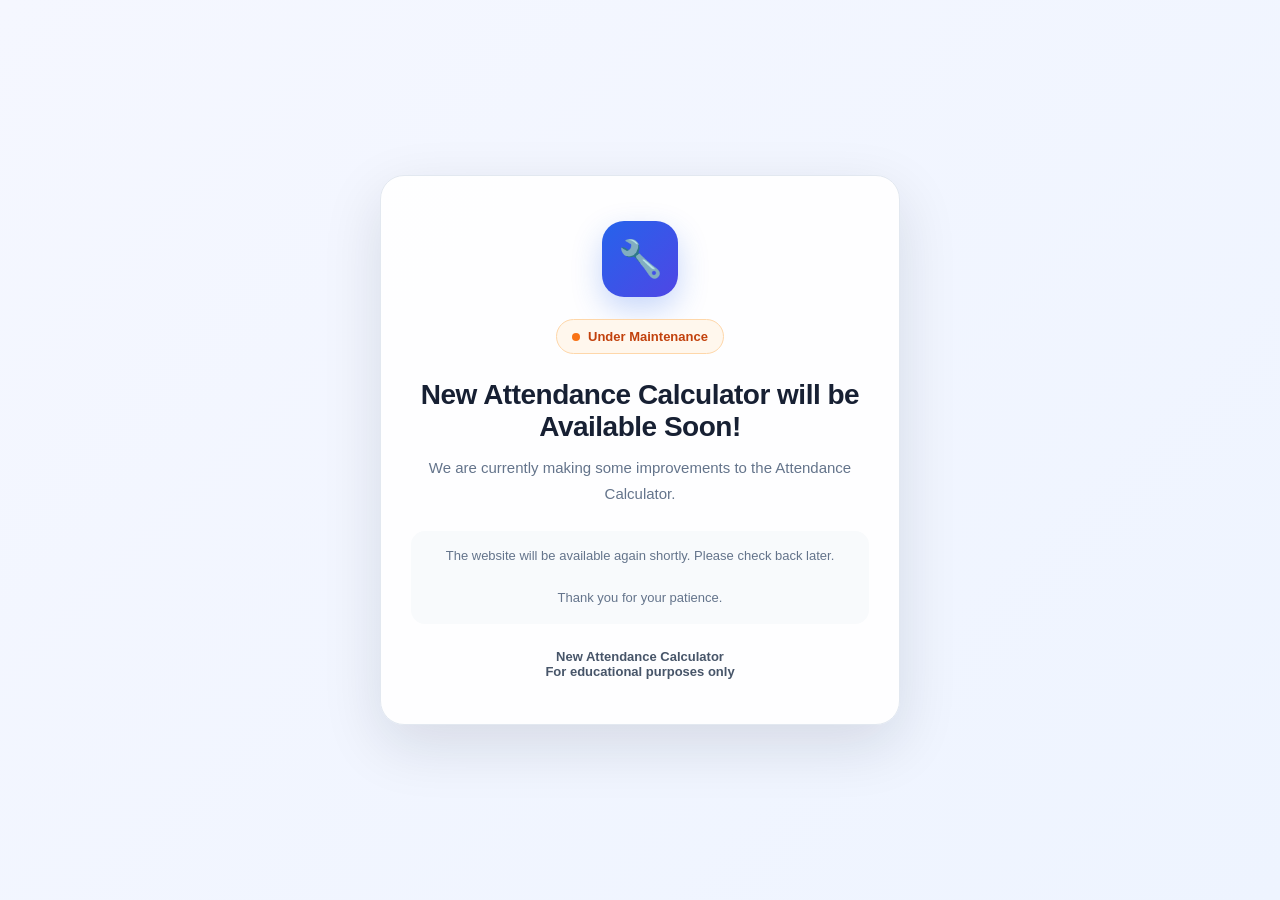
<file: index-main.html>
<!DOCTYPE html>
<html lang="en">
<head>
  <meta charset="UTF-8">
  <meta name="viewport" content="width=device-width, initial-scale=1.0">

  <title>New Attendance Calculator</title>
  
  <style>
    * {
      margin: 0;
      padding: 0;
      box-sizing: border-box;
    }

    body {
      min-height: 100vh;
      font-family: Inter, Arial, sans-serif;
      background: linear-gradient(135deg, #f5f7ff, #eef4ff);
      color: #172033;
      display: flex;
      align-items: center;
      justify-content: center;
      padding: 20px;
    }

    .maintenance-card {
      width: 100%;
      max-width: 520px;
      background: rgba(255, 255, 255, 0.95);
      border: 1px solid #e2e8f0;
      border-radius: 24px;
      padding: 45px 30px;
      text-align: center;
      box-shadow: 0 20px 60px rgba(15, 23, 42, 0.12);
    }

    .icon {
      width: 76px;
      height: 76px;
      margin: 0 auto 22px;
      border-radius: 22px;
      background: linear-gradient(135deg, #2563eb, #4f46e5);
      display: flex;
      align-items: center;
      justify-content: center;
      font-size: 36px;
      box-shadow: 0 12px 30px rgba(37, 99, 235, 0.25);
    }

    h1 {
      font-size: 28px;
      margin-bottom: 12px;
      letter-spacing: -0.5px;
    }

    .subtitle {
      color: #64748b;
      font-size: 15px;
      line-height: 1.7;
      margin-bottom: 25px;
    }

    .status {
      display: inline-flex;
      align-items: center;
      gap: 8px;
      background: #fff7ed;
      color: #c2410c;
      border: 1px solid #fed7aa;
      padding: 9px 15px;
      border-radius: 999px;
      font-size: 13px;
      font-weight: 700;
      margin-bottom: 25px;
    }

    .dot {
      width: 8px;
      height: 8px;
      background: #f97316;
      border-radius: 50%;
      animation: pulse 1.5s infinite;
    }

    @keyframes pulse {
      0%, 100% {
        opacity: 1;
      }

      50% {
        opacity: 0.35;
      }
    }

    .info {
      background: #f8fafc;
      border-radius: 14px;
      padding: 15px;
      color: #64748b;
      font-size: 13px;
      line-height: 1.6;
      margin-bottom: 25px;
    }

    .brand {
      font-size: 13px;
      color: #94a3b8;
    }

    .brand strong {
      color: #475569;
    }

    @media (max-width: 480px) {
      .maintenance-card {
        padding: 35px 20px;
        border-radius: 20px;
      }

      h1 {
        font-size: 24px;
      }

      .icon {
        width: 68px;
        height: 68px;
        font-size: 32px;
      }
    }
  </style>
</head>

<body>

  <main class="maintenance-card">

    <div class="icon">🔧</div>

    <div class="status">
      <span class="dot"></span>
      Under Maintenance
    </div>

    <h1>New Attendance Calculator will be Available Soon!</h1>

    <p class="subtitle">
      We are currently making some improvements to the
      Attendance Calculator.
    </p>

    <div class="info">
      The website will be available again shortly.
      Please check back later.
      <br><br>
      Thank you for your patience.
    </div>

    <div class="brand">
      <strong>New Attendance Calculator
      <br>
      For educational purposes only
    </div>

  </main>

</body>
</html>
</file>
<file: style.css>
/* =========================================================
   GLOBAL
========================================================= */

* {
    box-sizing: border-box;
    margin: 0;
    padding: 0;
}

:root {
    --primary: #4f46e5;
    --primary-light: #eef2ff;

    --green: #10b981;
    --green-light: #ecfdf5;

    --red: #ef4444;
    --red-light: #fef2f2;

    --orange: #f59e0b;
    --orange-light: #fffbeb;

    --blue: #3b82f6;
    --blue-light: #eff6ff;

    --text: #172033;
    --text-light: #64748b;

    --border: #e2e8f0;
    --background: #f5f7fb;
    --white: #ffffff;

    --shadow: 0 8px 25px rgba(15, 23, 42, 0.06);
}

body {
    font-family:
        Inter,
        ui-sans-serif,
        system-ui,
        -apple-system,
        BlinkMacSystemFont,
        "Segoe UI",
        sans-serif;

    background:
        linear-gradient(
            135deg,
            #f8fafc 0%,
            #eef2ff 50%,
            #f8fafc 100%
        );

    color: var(--text);
    min-height: 100vh;
}

button,
input {
    font-family: inherit;
}

button {
    cursor: pointer;
}

.hidden {
    display: none !important;
}


/* =========================================================
   APP
========================================================= */

.app-container {
    width: min(1450px, calc(100% - 32px));
    margin: 0 auto;
    padding: 28px 0 60px;
}


/* =========================================================
   HEADER
========================================================= */

.top-header {
    display: flex;
    justify-content: space-between;
    align-items: center;
    gap: 20px;

    background: rgba(255,255,255,0.92);

    border: 1px solid var(--border);
    border-radius: 20px;

    padding: 18px 22px;

    box-shadow: var(--shadow);

    margin-bottom: 18px;
}

.brand-section {
    display: flex;
    align-items: center;
    gap: 14px;
}

.brand-icon {
    width: 52px;
    height: 52px;

    display: flex;
    align-items: center;
    justify-content: center;

    border-radius: 15px;

    background: var(--primary-light);

    font-size: 25px;
}

.brand-section h1 {
    font-size: 23px;
    font-weight: 800;
}

.brand-section p {
    margin-top: 4px;
    color: var(--text-light);
    font-size: 14px;
}

.header-actions {
    display: flex;
    align-items: center;
    gap: 10px;
}

.eligibility-badge {
    display: flex;
    align-items: center;
    gap: 8px;

    background: var(--green-light);
    color: #047857;

    border: 1px solid #a7f3d0;

    padding: 10px 14px;

    border-radius: 12px;

    font-size: 13px;
}

.eligibility-badge strong {
    font-size: 15px;
}

.settings-btn {
    border: none;

    background: var(--primary);
    color: white;

    padding: 11px 16px;

    border-radius: 11px;

    font-weight: 700;

    transition: 0.2s;
}

.settings-btn:hover {
    transform: translateY(-1px);
    background: #4338ca;
}


/* =========================================================
   CURRENT TIME
========================================================= */

.current-time-card {
    display: flex;
    justify-content: space-between;
    align-items: center;

    background: white;

    border: 1px solid var(--border);
    border-radius: 18px;

    padding: 20px 24px;

    box-shadow: var(--shadow);

    margin-bottom: 28px;
}

.small-label {
    display: block;

    color: var(--text-light);

    font-size: 12px;
    font-weight: 600;

    text-transform: uppercase;
    letter-spacing: 0.05em;

    margin-bottom: 5px;
}

.current-time-card h2 {
    font-size: 20px;
}

.live-time {
    text-align: right;
}

.live-time strong {
    font-size: 23px;
    color: var(--primary);
}


/* =========================================================
   SECTIONS
========================================================= */

.section {
    margin-top: 30px;
}

.section-heading {
    display: flex;
    justify-content: space-between;
    align-items: center;

    margin-bottom: 15px;
}

.section-heading h2 {
    font-size: 21px;
    font-weight: 800;
}

.section-heading p {
    color: var(--text-light);
    font-size: 13px;
    margin-top: 4px;
}


/* =========================================================
   TODAY SCHEDULE
========================================================= */

.today-schedule {
    display: grid;

    grid-template-columns:
        repeat(auto-fit, minmax(280px, 1fr));

    gap: 14px;
}

.today-class-card {
    position: relative;

    background: white;

    border: 1px solid var(--border);
    border-radius: 16px;

    padding: 18px;

    box-shadow: var(--shadow);

    overflow: hidden;
}

.today-class-card::before {
    content: "";

    position: absolute;

    left: 0;
    top: 0;
    bottom: 0;

    width: 5px;

    background: var(--primary);
}

.today-class-card.slot-A::before {
    background: #3b82f6;
}

.today-class-card.slot-B::before {
    background: #ef4444;
}

.today-class-card.slot-C::before {
    background: #10b981;
}

.today-class-card.slot-D::before {
    background: #f59e0b;
}

.class-time {
    color: var(--text-light);
    font-size: 12px;
    font-weight: 700;

    margin-bottom: 8px;
}

.class-code {
    font-size: 18px;
    font-weight: 800;
}

.class-name {
    color: var(--text-light);
    font-size: 13px;
    margin-top: 4px;
}

.class-slot {
    display: inline-block;

    margin-top: 12px;

    background: #f1f5f9;

    padding: 5px 9px;

    border-radius: 7px;

    font-size: 11px;
    font-weight: 800;
}

.no-class-card {
    background: white;

    border: 1px dashed var(--border);
    border-radius: 15px;

    padding: 22px;

    color: var(--text-light);

    text-align: center;
}


/* =========================================================
   ACTIVE ATTENDANCE
========================================================= */

.active-window-section {
    margin-top: 25px;
}

.active-window-card {
    display: flex;
    align-items: center;
    gap: 16px;

    background:
        linear-gradient(
            135deg,
            #eef2ff,
            #ffffff
        );

    border: 1px solid #c7d2fe;

    border-radius: 17px;

    padding: 18px;

    box-shadow: var(--shadow);
}

.active-icon {
    width: 50px;
    height: 50px;

    display: flex;
    align-items: center;
    justify-content: center;

    border-radius: 14px;

    background: white;

    font-size: 22px;
}

.active-info {
    flex: 1;
}

.active-label {
    color: var(--primary);

    font-size: 11px;
    font-weight: 800;

    text-transform: uppercase;
}

.active-info h3 {
    font-size: 17px;
    margin-top: 4px;
}

.active-info p {
    color: var(--text-light);
    font-size: 13px;
    margin-top: 4px;
}

.check-attendance-btn {
    background: var(--primary);
    color: white;

    border: none;

    border-radius: 11px;

    padding: 12px 18px;

    font-weight: 800;
}


/* =========================================================
   SLOT CARDS
========================================================= */

.slot-grid {
    display: grid;

    grid-template-columns:
        repeat(4, minmax(0, 1fr));

    gap: 18px;
}

.slot-card {
    position: relative;

    background: white;

    border: 1px solid var(--border);
    border-radius: 20px;

    padding: 20px;

    box-shadow: var(--shadow);

    overflow: hidden;
}

.slot-card::before {
    content: "";

    position: absolute;

    top: 0;
    left: 0;
    right: 0;

    height: 5px;

    background: var(--primary);
}

.slot-card.slot-A::before {
    background: #3b82f6;
}

.slot-card.slot-B::before {
    background: #ef4444;
}

.slot-card.slot-C::before {
    background: #10b981;
}

.slot-card.slot-D::before {
    background: #f59e0b;
}

.slot-top {
    display: flex;
    justify-content: space-between;
    align-items: center;
}

.slot-label {
    font-size: 13px;
    font-weight: 900;

    letter-spacing: 0.05em;

    color: var(--text-light);
}

.slot-percentage-small {
    font-size: 14px;
    font-weight: 900;
}

.circular-progress {
    width: 120px;
    height: 120px;

    border-radius: 50%;

    margin: 18px auto;

    display: flex;
    align-items: center;
    justify-content: center;

    position: relative;

    background:
        conic-gradient(
            var(--progress-color) var(--percentage),
            #e5e7eb 0
        );
}

.circular-progress::before {
    content: "";

    position: absolute;

    width: 91px;
    height: 91px;

    border-radius: 50%;

    background: white;
}

.circular-progress span {
    position: relative;

    font-size: 22px;
    font-weight: 900;
}

.slot-course-code {
    text-align: center;

    font-size: 17px;
    font-weight: 850;
}

.slot-course-name {
    text-align: center;

    color: var(--text-light);

    font-size: 12px;

    min-height: 18px;

    margin-top: 4px;
}

.slot-stats {
    margin-top: 18px;

    display: grid;

    grid-template-columns:
        repeat(3, 1fr);

    gap: 6px;
}

.stat-box {
    background: #f8fafc;

    border-radius: 10px;

    padding: 10px 5px;

    text-align: center;
}

.stat-box span {
    display: block;

    color: var(--text-light);

    font-size: 10px;

    margin-bottom: 3px;
}

.stat-box strong {
    font-size: 16px;
}

.slot-result {
    margin-top: 15px;

    border-radius: 11px;

    padding: 11px;

    text-align: center;

    font-size: 12px;
    font-weight: 700;
}

.slot-result.can-leave {
    background: var(--green-light);
    color: #047857;
}

.slot-result.need-attendance {
    background: var(--red-light);
    color: #b91c1c;
}

.slot-result.no-data {
    background: #f8fafc;
    color: var(--text-light);
}


/* =========================================================
   OVERALL
========================================================= */

.overall-card {
    background: white;

    border: 1px solid var(--border);
    border-radius: 22px;

    padding: 30px;

    box-shadow: var(--shadow);

    text-align: center;
}

.overall-percentage {
    font-size: 48px;
    font-weight: 900;

    margin: 5px 0;
}

.overall-status {
    display: inline-block;

    border-radius: 30px;

    padding: 7px 13px;

    font-size: 12px;
    font-weight: 800;
}

.overall-status.good {
    background: var(--green-light);
    color: #047857;
}

.overall-status.bad {
    background: var(--red-light);
    color: #b91c1c;
}

.overall-message {
    max-width: 600px;

    margin: 16px auto 0;

    padding: 15px;

    border-radius: 12px;

    font-size: 14px;
    font-weight: 700;
}

.overall-message.good {
    background: #f0fdf4;
    color: #166534;
}

.overall-message.bad {
    background: #fef2f2;
    color: #991b1b;
}

.overall-note {
    margin-top: 10px;

    color: var(--text-light);

    font-size: 12px;
}


/* =========================================================
   RECORDS
========================================================= */

.records-heading {
    align-items: flex-end;
}

.danger-outline-btn {
    background: white;

    border: 1px solid #fecaca;
    color: #dc2626;

    padding: 9px 13px;

    border-radius: 9px;

    font-size: 12px;
    font-weight: 700;
}

.records-container {
    background: white;

    border: 1px solid var(--border);

    border-radius: 15px;

    overflow: hidden;

    box-shadow: var(--shadow);
}

.record-row {
    display: grid;

    grid-template-columns:
        1.2fr 1fr 1fr 1fr;

    gap: 10px;

    align-items: center;

    padding: 14px 18px;

    border-bottom: 1px solid #f1f5f9;
}

.record-row:last-child {
    border-bottom: none;
}

.record-time {
    color: var(--text-light);

    font-size: 12px;
}

.record-subject {
    font-weight: 800;

    font-size: 13px;
}

.record-window {
    color: var(--text-light);

    font-size: 12px;
}

.record-status {
    justify-self: end;

    border-radius: 30px;

    padding: 5px 9px;

    font-size: 10px;
    font-weight: 900;
}

.status-present {
    background: var(--green-light);
    color: #047857;
}

.status-absent {
    background: var(--red-light);
    color: #b91c1c;
}

.status-missed {
    background: var(--orange-light);
    color: #b45309;
}

.empty-records {
    padding: 28px;

    text-align: center;

    color: var(--text-light);

    font-size: 13px;
}


/* =========================================================
   TIMETABLE
========================================================= */

.timetable-section {
    margin-top: 42px;
}

.view-switch {
    display: flex;

    background: #f1f5f9;

    padding: 3px;

    border-radius: 9px;
}

.view-switch button {
    border: none;

    background: transparent;

    padding: 7px 13px;

    border-radius: 7px;

    font-size: 12px;

    font-weight: 700;

    color: var(--text-light);
}

.view-switch button.active {
    background: white;

    color: var(--text);

    box-shadow: 0 1px 4px rgba(0,0,0,0.08);
}

.calendar-toolbar {
    display: flex;

    align-items: center;

    gap: 10px;

    margin-bottom: 12px;
}

.calendar-toolbar h2 {
    min-width: 190px;

    text-align: center;

    font-size: 19px;
}

.calendar-arrow {
    width: 36px;
    height: 36px;

    border: 1px solid var(--border);

    background: white;

    border-radius: 10px;

    font-size: 23px;

    color: var(--text);
}

.today-btn {
    border: none;

    background: var(--primary-light);

    color: var(--primary);

    padding: 9px 13px;

    border-radius: 9px;

    font-weight: 800;

    margin-left: auto;
}

.refresh-btn {
    border: 1px solid var(--border);

    background: white;

    width: 36px;
    height: 36px;

    border-radius: 9px;

    font-size: 18px;
}

.calendar-container {
    background: rgba(255,255,255,0.92);

    border: 1px solid var(--border);

    border-radius: 17px;

    box-shadow: var(--shadow);

    overflow: hidden;
}

.month-calendar {
    width: 100%;
}

.calendar-week-header {
    display: grid;

    grid-template-columns:
        repeat(7, 1fr);

    background: #f8fafc;

    border-bottom: 1px solid var(--border);
}

.calendar-week-header div {
    padding: 12px;

    text-align: center;

    color: var(--text-light);

    font-size: 11px;

    font-weight: 900;
}

.calendar-grid {
    display: grid;

    grid-template-columns:
        repeat(7, 1fr);
}

.calendar-day {
    min-height: 135px;

    padding: 9px;

    border-right: 1px solid #edf1f5;
    border-bottom: 1px solid #edf1f5;

    background: white;
}

.calendar-day:nth-child(7n) {
    border-right: none;
}

.calendar-day.empty {
    background: #fafafa;
}

.day-number {
    width: 28px;
    height: 28px;

    display: flex;
    align-items: center;
    justify-content: center;

    border-radius: 50%;

    font-size: 12px;
    font-weight: 800;

    margin-bottom: 7px;
}

.today-day .day-number {
    background: var(--primary);
    color: white;
}

.calendar-event {
    border-left: 4px solid var(--primary);

    background: #f8fafc;

    padding: 7px 7px 7px 8px;

    border-radius: 7px;

    margin-bottom: 5px;

    overflow: hidden;
}

.calendar-event.slot-A {
    border-color: #3b82f6;
}

.calendar-event.slot-B {
    border-color: #ef4444;
}

.calendar-event.slot-C {
    border-color: #10b981;
}

.calendar-event.slot-D {
    border-color: #f59e0b;
}

.event-code {
    font-size: 11px;

    font-weight: 900;

    white-space: nowrap;

    overflow: hidden;

    text-overflow: ellipsis;
}

.event-slot {
    color: var(--text-light);

    font-size: 9px;

    font-weight: 800;
}

.event-time {
    color: var(--text-light);

    font-size: 9px;

    margin-top: 2px;
}

.no-class-text {
    color: #94a3b8;

    font-size: 11px;

    padding: 8px 3px;
}

.week-calendar {
    padding: 15px;
}

.week-title {
    text-align: center;

    font-weight: 900;

    margin-bottom: 14px;
}

.week-list {
    display: grid;

    gap: 8px;
}

.week-day-row {
    display: grid;

    grid-template-columns: 110px 1fr;

    gap: 10px;

    border: 1px solid #edf1f5;

    border-radius: 10px;

    padding: 10px;

    background: white;
}

.week-day-name {
    font-weight: 800;

    font-size: 12px;
}

.week-events {
    display: flex;

    flex-wrap: wrap;

    gap: 7px;
}


/* =========================================================
   RULES
========================================================= */

.rules-section {
    background: white;

    border: 1px solid var(--border);

    border-radius: 17px;

    padding: 22px;

    box-shadow: var(--shadow);
}

.rules-section > h2 {
    font-size: 17px;

    margin-bottom: 14px;
}

.rules-grid {
    display: grid;

    grid-template-columns:
        repeat(4, 1fr);

    gap: 10px;
}

.rule-card {
    display: flex;

    align-items: center;

    gap: 10px;

    background: #f8fafc;

    border-radius: 11px;

    padding: 12px;
}

.rule-card > span {
    font-size: 19px;
}

.rule-card strong {
    font-size: 11px;
}

.rule-card p {
    color: var(--text-light);

    font-size: 10px;

    margin-top: 2px;
}


/* =========================================================
   MODAL
========================================================= */

.modal {
    position: fixed;

    inset: 0;

    z-index: 1000;

    background: rgba(15, 23, 42, 0.48);

    backdrop-filter: blur(5px);

    display: flex;

    align-items: center;
    justify-content: center;

    padding: 20px;
}

.modal-box {
    width: min(500px, 100%);

    max-height: 92vh;

    overflow-y: auto;

    background: white;

    border-radius: 20px;

    padding: 28px;

    position: relative;

    box-shadow:
        0 25px 70px rgba(0,0,0,0.2);
}

.settings-modal-box {
    width: min(760px, 100%);
}

.modal-close {
    position: absolute;

    right: 16px;
    top: 14px;

    width: 34px;
    height: 34px;

    border: none;

    background: #f1f5f9;

    border-radius: 50%;

    font-size: 23px;

    color: var(--text-light);
}

.modal-icon {
    width: 48px;
    height: 48px;

    display: flex;

    align-items: center;
    justify-content: center;

    background: var(--primary-light);

    border-radius: 13px;

    font-size: 22px;

    margin-bottom: 13px;
}

.modal-box h2 {
    font-size: 21px;
}

.modal-box > p {
    color: var(--text-light);

    margin-top: 5px;

    font-size: 13px;
}

.modal-description {
    margin-bottom: 20px;
}

.attendance-options {
    display: grid;

    gap: 10px;

    margin-top: 22px;
}

.attendance-option {
    display: flex;

    align-items: center;

    gap: 13px;

    width: 100%;

    text-align: left;

    padding: 15px;

    border-radius: 13px;

    background: white;

    border: 1px solid var(--border);

    transition: 0.2s;
}

.attendance-option:hover {
    transform: translateY(-1px);
}

.attendance-option > span {
    width: 38px;
    height: 38px;

    display: flex;

    align-items: center;
    justify-content: center;

    border-radius: 10px;

    font-size: 20px;
    font-weight: 900;
}

.present-option > span {
    background: var(--green-light);
    color: var(--green);
}

.absent-option > span {
    background: var(--red-light);
    color: var(--red);
}

.missed-option > span {
    background: var(--orange-light);
    color: var(--orange);
}

.attendance-option strong {
    display: block;

    font-size: 13px;
}

.attendance-option small {
    display: block;

    color: var(--text-light);

    font-size: 11px;

    margin-top: 3px;
}


/* =========================================================
   SETTINGS
========================================================= */

.settings-section {
    margin-top: 24px;

    border-top: 1px solid #edf1f5;

    padding-top: 20px;
}

.settings-section h3 {
    font-size: 15px;

    margin-bottom: 7px;
}

.settings-help {
    color: var(--text-light);

    font-size: 11px;

    margin-bottom: 13px;
}

.settings-section label {
    display: block;

    font-size: 11px;

    font-weight: 700;

    color: var(--text-light);

    margin-bottom: 5px;
}

.percentage-input {
    display: flex;

    align-items: center;

    max-width: 150px;

    border: 1px solid var(--border);

    border-radius: 9px;

    overflow: hidden;
}

.percentage-input input {
    width: 100%;

    border: none;

    outline: none;

    padding: 10px;
}

.percentage-input span {
    padding-right: 10px;

    color: var(--text-light);
}

.slot-setting-card {
    background: #f8fafc;

    border: 1px solid #edf1f5;

    border-radius: 12px;

    padding: 13px;

    margin-top: 10px;
}

.slot-setting-title {
    font-size: 11px;

    font-weight: 900;

    margin-bottom: 10px;
}

.slot-a-title {
    color: #2563eb;
}

.slot-b-title {
    color: #dc2626;
}

.slot-c-title {
    color: #059669;
}

.slot-d-title {
    color: #d97706;
}

.setting-row {
    display: grid;

    grid-template-columns:
        1fr 2fr;

    gap: 10px;
}

.setting-row input {
    width: 100%;

    border: 1px solid var(--border);

    background: white;

    border-radius: 8px;

    padding: 9px;

    outline: none;
}

.setting-row input:focus {
    border-color: var(--primary);
}

.manual-table {
    border: 1px solid var(--border);

    border-radius: 10px;

    overflow: hidden;
}

.manual-header,
.manual-row {
    display: grid;

    grid-template-columns:
        1fr 1fr 1.5fr;

    gap: 10px;

    align-items: center;

    padding: 9px 12px;
}

.manual-header {
    background: #f8fafc;

    color: var(--text-light);

    font-size: 10px;

    font-weight: 900;
}

.manual-row {
    border-top: 1px solid #edf1f5;
}

.manual-row strong {
    font-size: 11px;
}

.manual-row input {
    width: 100%;

    border: 1px solid var(--border);

    border-radius: 7px;

    padding: 7px;

    outline: none;
}

.window-list {
    display: grid;

    grid-template-columns: 1fr 1fr;

    gap: 10px;
}

.window-list > div {
    background: #f8fafc;

    border-radius: 10px;

    padding: 12px;
}

.window-list strong {
    display: block;

    font-size: 11px;

    margin-bottom: 7px;
}

.window-list span {
    display: inline-block;

    background: white;

    border: 1px solid #e2e8f0;

    padding: 5px 7px;

    border-radius: 6px;

    font-size: 10px;

    margin-right: 4px;
}

.settings-actions {
    display: flex;

    justify-content: flex-end;

    gap: 9px;

    margin-top: 25px;
}

.primary-btn,
.secondary-btn {
    border: none;

    padding: 11px 17px;

    border-radius: 9px;

    font-weight: 800;
}

.primary-btn {
    background: var(--primary);
    color: white;
}

.secondary-btn {
    background: #f1f5f9;
    color: var(--text);
}


/* =========================================================
   RESPONSIVE
========================================================= */

@media (max-width: 1050px) {

    .slot-grid {
        grid-template-columns:
            repeat(2, 1fr);
    }

    .rules-grid {
        grid-template-columns:
            repeat(2, 1fr);
    }

    .calendar-day {
        min-height: 115px;
    }
}


@media (max-width: 720px) {

    .app-container {
        width: min(100% - 18px, 650px);

        padding-top: 10px;
    }

    .top-header {
        flex-direction: column;
        align-items: stretch;
    }

    .header-actions {
        justify-content: space-between;
    }

    .current-time-card {
        padding: 17px;
    }

    .current-time-card h2 {
        font-size: 16px;
    }

    .live-time strong {
        font-size: 18px;
    }

    .slot-grid {
        grid-template-columns: 1fr;
    }

    .active-window-card {
        flex-direction: column;

        align-items: stretch;
    }

    .check-attendance-btn {
        width: 100%;
    }

    .record-row {
        grid-template-columns:
            1fr 1fr;

        gap: 8px;
    }

    .record-status {
        justify-self: start;
    }

    .rules-grid {
        grid-template-columns: 1fr;
    }

    .calendar-toolbar {
        flex-wrap: wrap;
    }

    .calendar-toolbar h2 {
        flex: 1;

        min-width: 130px;

        font-size: 16px;
    }

    .today-btn {
        margin-left: 0;
    }

    .calendar-day {
        min-height: 100px;

        padding: 5px;
    }

    .calendar-week-header div {
        padding: 8px 3px;

        font-size: 9px;
    }

    .event-code {
        font-size: 9px;
    }

    .event-slot,
    .event-time {
        font-size: 8px;
    }

    .setting-row {
        grid-template-columns: 1fr;
    }

    .window-list {
        grid-template-columns: 1fr;
    }

    .manual-header,
    .manual-row {
        grid-template-columns:
            1fr 0.7fr 1fr;

        font-size: 9px;
    }

    .week-day-row {
        grid-template-columns: 75px 1fr;
    }
}


@media (max-width: 480px) {

    .brand-section h1 {
        font-size: 19px;
    }

    .eligibility-badge {
        padding: 8px;
    }

    .settings-btn {
        padding: 9px 11px;
    }

    .calendar-grid {
        min-width: 650px;
    }

    .calendar-container {
        overflow-x: auto;
    }

    .calendar-day {
        min-height: 120px;
    }

    .calendar-week-header {
        min-width: 650px;
    }

    .overall-percentage {
        font-size: 40px;
    }
}
/* =========================================================
   MAIN PAGE MANUAL ATTENDANCE
========================================================= */

.manual-main-card {
    background: white;

    border: 1px solid #dbe3ee;

    border-radius: 15px;

    overflow: hidden;

    box-shadow:
        0 5px 18px rgba(15, 23, 42, 0.04);
}


.manual-main-header,
.manual-main-row {
    display: grid;

    grid-template-columns:
        1fr 1fr 1.4fr;

    align-items: center;

    gap: 14px;

    padding: 13px 16px;
}


.manual-main-header {
    background: #f8fafc;

    color: #64748b;

    font-size: 12px;

    font-weight: 800;

    border-bottom: 1px solid #e2e8f0;
}


.manual-main-row {
    border-bottom: 1px solid #e8edf3;
}


.manual-main-row:last-of-type {
    border-bottom: none;
}


.manual-slot-name {
    font-size: 13px;

    font-weight: 800;
}


.slot-a-text {
    color: #2563eb;
}

.slot-b-text {
    color: #dc2626;
}

.slot-c-text {
    color: #059669;
}

.slot-d-text {
    color: #d97706;
}


.manual-main-row input {
    width: 100%;

    border: 1px solid #dbe3ee;

    background: white;

    border-radius: 9px;

    padding: 10px 11px;

    font-size: 13px;

    outline: none;

    transition: 0.2s;
}


.manual-main-row input:focus {
    border-color: #6366f1;

    box-shadow:
        0 0 0 3px rgba(99, 102, 241, 0.08);
}


.manual-save-area {
    display: flex;

    justify-content: flex-end;

    padding: 14px 16px;

    background: #fbfcfe;

    border-top: 1px solid #e8edf3;
}


.save-manual-btn {
    border: none;

    background: #4f46e5;

    color: white;

    padding: 10px 16px;

    border-radius: 9px;

    font-size: 12px;

    font-weight: 800;

    cursor: pointer;

    transition: 0.2s;
}


.save-manual-btn:hover {
    background: #4338ca;

    transform: translateY(-1px);
}


/* =========================================================
   REMOVE OLD SETTINGS MANUAL TABLE
========================================================= */

.manual-table {
    display: none !important;
}


/* =========================================================
   MOBILE
========================================================= */

@media (max-width: 650px) {

    .manual-main-header,
    .manual-main-row {
        grid-template-columns:
            0.8fr 1fr 1.2fr;

        gap: 8px;

        padding: 11px;
    }


    .manual-main-header {
        font-size: 10px;
    }


    .manual-slot-name {
        font-size: 11px;
    }


    .manual-main-row input {
        padding: 9px 7px;

        font-size: 12px;
    }

}

/* =========================================================
   RESPONSIVE DESIGN
   MOBILE + TABLET + LAPTOP + DESKTOP
========================================================= */


/* =========================================================
   GENERAL
========================================================= */

* {
    box-sizing: border-box;
}


html {
    width: 100%;
    overflow-x: hidden;
}


body {
    width: 100%;
    min-width: 0;
    overflow-x: hidden;
}


.app-container {
    width: 100%;
    max-width: 1500px;
    margin: 0 auto;
    padding: 20px;
}


/* =========================================================
   LARGE DESKTOP
   1200px+
========================================================= */

@media (min-width: 1200px) {

    .app-container {
        padding: 24px 30px;
    }


    .slot-grid {
        grid-template-columns:
            repeat(4, minmax(0, 1fr));
    }


    .today-schedule {
        grid-template-columns:
            repeat(2, minmax(0, 1fr));
    }

}


/* =========================================================
   LAPTOP / SMALL DESKTOP
   769px - 1199px
========================================================= */

@media (min-width: 769px)
       and
       (max-width: 1199px) {

    .app-container {
        padding: 18px;
    }


    .slot-grid {
        grid-template-columns:
            repeat(2, minmax(0, 1fr));
    }


    .today-schedule {
        grid-template-columns:
            repeat(2, minmax(0, 1fr));
    }


    .top-header {
        gap: 15px;
    }

}


/* =========================================================
   TABLET
   601px - 768px
========================================================= */

@media (min-width: 601px)
       and
       (max-width: 768px) {

    .app-container {
        padding: 15px;
    }


    /* HEADER */

    .top-header {
        flex-direction: column;

        align-items: stretch;

        gap: 14px;
    }


    .header-actions {
        justify-content: space-between;
    }


    /* SLOT CARDS */

    .slot-grid {
        grid-template-columns:
            repeat(2, minmax(0, 1fr));

        gap: 14px;
    }


    /* TODAY SCHEDULE */

    .today-schedule {
        grid-template-columns:
            1fr;
    }


    /* CURRENT TIME */

    .current-time-card {
        flex-direction: row;
    }


    /* MANUAL ATTENDANCE */

    .manual-main-header,
    .manual-main-row {

        grid-template-columns:
            1fr 1fr 1.2fr;

    }


    /* SETTINGS */

    .settings-modal-box {
        width: min(
            94vw,
            650px
        );
    }


    .setting-row {
        grid-template-columns:
            1fr 1fr;
    }


    /* CALENDAR */

    .calendar-event {
        font-size: 10px;
    }


    .event-time {
        font-size: 9px;
    }

}


/* =========================================================
   MOBILE
   0px - 600px
========================================================= */

@media (max-width: 600px) {

    body {
        font-size: 14px;
    }


    .app-container {
        padding: 10px;
    }


    /* =====================================================
       HEADER
    ===================================================== */

    .top-header {

        display: flex;

        flex-direction: column;

        align-items: stretch;

        gap: 12px;

        padding: 14px;

        border-radius: 15px;

    }


    .brand-section {

        width: 100%;

        display: flex;

        align-items: center;

        gap: 10px;

    }


    .brand-section h1 {

        font-size: 19px;

        line-height: 1.2;

    }


    .brand-section p {

        font-size: 11px;

    }


    .brand-icon {

        width: 40px;

        height: 40px;

        flex-shrink: 0;

    }


    .header-actions {

        width: 100%;

        display: flex;

        justify-content:
            space-between;

        gap: 8px;

    }


    .eligibility-badge {

        flex: 1;

    }


    .settings-btn {

        flex: 1;

    }


    /* =====================================================
       SECTION HEADINGS
    ===================================================== */

    .section-heading {

        flex-direction: column;

        align-items: flex-start;

        gap: 8px;

    }


    .section-heading h2 {

        font-size: 19px;

    }


    .section-heading p {

        font-size: 12px;

    }


    /* =====================================================
       CURRENT DATE / TIME
    ===================================================== */

    .current-time-card {

        display: flex;

        flex-direction: column;

        align-items: stretch;

        gap: 12px;

        padding: 15px;

    }


    .current-time-card h2 {

        font-size: 18px;

    }


    .live-time {

        padding-top: 10px;

        border-top:
            1px solid #e5e7eb;

    }


    /* =====================================================
       TODAY'S CLASSES
    ===================================================== */

    .today-schedule {

        display: grid;

        grid-template-columns: 1fr;

        gap: 10px;

    }


    .today-class-card {

        width: 100%;

        min-width: 0;

    }


    .class-code {

        font-size: 14px;

    }


    .class-name {

        font-size: 11px;

    }


    .class-time {

        font-size: 10px;

    }


    /* =====================================================
       ACTIVE ATTENDANCE
    ===================================================== */

    .active-window-card {

        flex-direction: column;

        align-items: stretch;

        text-align: left;

        gap: 12px;

    }


    .check-attendance-btn {

        width: 100%;

    }


    /* =====================================================
       SLOT RESULTS
    ===================================================== */

    .slot-grid {

        grid-template-columns: 1fr;

        gap: 12px;

    }


    .slot-card {

        width: 100%;

        min-width: 0;

    }


    .circular-progress {

        width: 105px;

        height: 105px;

        margin: 15px auto;

    }


    .slot-course-code {

        font-size: 15px;

    }


    .slot-course-name {

        font-size: 11px;

    }


    .slot-stats {

        grid-template-columns:
            repeat(3, minmax(0, 1fr));

        gap: 6px;

    }


    .stat-box {

        padding: 9px 5px;

    }


    .stat-box span {

        font-size: 9px;

    }


    .stat-box strong {

        font-size: 16px;

    }


    .slot-total-box {

        padding: 10px;

    }


    .slot-result {

        font-size: 11px;

        line-height: 1.5;

    }


    /* =====================================================
       MANUAL ATTENDANCE
    ===================================================== */

    .manual-main-card {

        overflow-x: hidden;

    }


    .manual-main-header {

        display: grid;

        grid-template-columns:
            0.8fr 1fr 1.2fr;

        gap: 6px;

        padding: 11px 8px;

        font-size: 9px;

    }


    .manual-main-row {

        display: grid;

        grid-template-columns:
            0.8fr 1fr 1.2fr;

        gap: 6px;

        padding: 10px 8px;

    }


    .manual-slot-name {

        font-size: 10px;

    }


    .manual-main-row input {

        width: 100%;

        min-width: 0;

        padding: 9px 6px;

        font-size: 12px;

    }


    .manual-save-area {

        padding: 12px 8px;

    }


    .save-manual-btn {

        width: 100%;

    }


    /* =====================================================
       RECORDS
    ===================================================== */

    .records-heading {

        align-items: stretch;

    }


    .danger-outline-btn {

        width: 100%;

    }


    .record-row {

        display: grid;

        grid-template-columns:
            1fr;

        gap: 5px;

        padding: 12px;

    }


    .record-time {

        font-size: 11px;

    }


    .record-subject {

        font-size: 13px;

    }


    .record-window {

        font-size: 10px;

    }


    .record-status {

        width: fit-content;

    }


    /* =====================================================
       TIMETABLE
    ===================================================== */

    .timetable-section {

        overflow: hidden;

    }


    .view-switch {

        width: 100%;

    }


    .view-switch button {

        flex: 1;

    }


    .calendar-toolbar {

        display: grid;

        grid-template-columns:
            40px 1fr 40px;

        gap: 6px;

        align-items: center;

    }


    .calendar-toolbar h2 {

        text-align: center;

        font-size: 15px;

    }


    .today-btn {

        grid-column:
            1 / -1;

        width: 100%;

    }


    .refresh-btn {

        grid-column:
            1 / -1;

        width: 100%;

    }


    /* =====================================================
       MONTH CALENDAR
    ===================================================== */

    .calendar-container {

        width: 100%;

        overflow-x: auto;

        -webkit-overflow-scrolling: touch;

    }


    .month-calendar {

        min-width: 680px;

    }


    /*
        We intentionally keep the monthly
        calendar wider and allow horizontal
        scrolling on small phones.

        This prevents the timetable from
        becoming unreadably tiny.
    */


    .calendar-event {

        padding: 6px;

        font-size: 9px;

    }


    .event-code {

        font-size: 9px;

    }


    .event-slot {

        font-size: 8px;

    }


    .event-time {

        font-size: 8px;

    }


    /* =====================================================
       WEEK CALENDAR
    ===================================================== */

    .week-calendar {

        width: 100%;

    }


    .week-day-row {

        grid-template-columns:
            65px 1fr;

    }


    .week-day-name {

        font-size: 10px;

    }


    .week-events {

        gap: 6px;

    }


    /* =====================================================
       RULES
    ===================================================== */

    .rules-grid {

        grid-template-columns: 1fr;

        gap: 8px;

    }


    .rule-card {

        padding: 11px;

    }


    /* =====================================================
       MODALS
    ===================================================== */

    .modal {

        padding: 10px;

        align-items:
            flex-end;

    }


    .modal-box {

        width: 100%;

        max-width: none;

        max-height: 90vh;

        overflow-y: auto;

        border-radius:
            20px 20px 0 0;

        padding: 20px 15px;

    }


    .settings-modal-box {

        width: 100%;

    }


    .modal-box h2 {

        font-size: 19px;

    }


    .attendance-options {

        gap: 8px;

    }


    .attendance-option {

        padding: 11px;

    }


    /* =====================================================
       SETTINGS
    ===================================================== */

    .setting-row {

        grid-template-columns:
            1fr;

        gap: 10px;

    }


    .slot-setting-card {

        padding: 12px;

    }


    .settings-actions {

        display: grid;

        grid-template-columns:
            1fr 1fr;

        gap: 8px;

    }


    .settings-actions button {

        width: 100%;

    }

}


/* =========================================================
   VERY SMALL PHONES
   320px - 380px
========================================================= */

@media (max-width: 380px) {

    .app-container {
        padding: 7px;
    }


    .brand-section h1 {
        font-size: 17px;
    }


    .header-actions {
        flex-direction: column;
    }


    .eligibility-badge,
    .settings-btn {
        width: 100%;
    }


    .slot-stats {
        gap: 4px;
    }


    .stat-box {
        padding: 8px 3px;
    }


    .stat-box span {
        font-size: 8px;
    }


    .stat-box strong {
        font-size: 14px;
    }


    .manual-main-header,
    .manual-main-row {
        grid-template-columns:
            0.7fr 1fr 1.1fr;
    }

}


/* =========================================================
   TOUCH DEVICES
========================================================= */

@media (hover: none) and (pointer: coarse) {

    button,
    input,
    select {

        min-height: 42px;

    }


    button {

        -webkit-tap-highlight-color:
            transparent;

    }


    input {

        font-size: 16px;

    }

}
</file>
